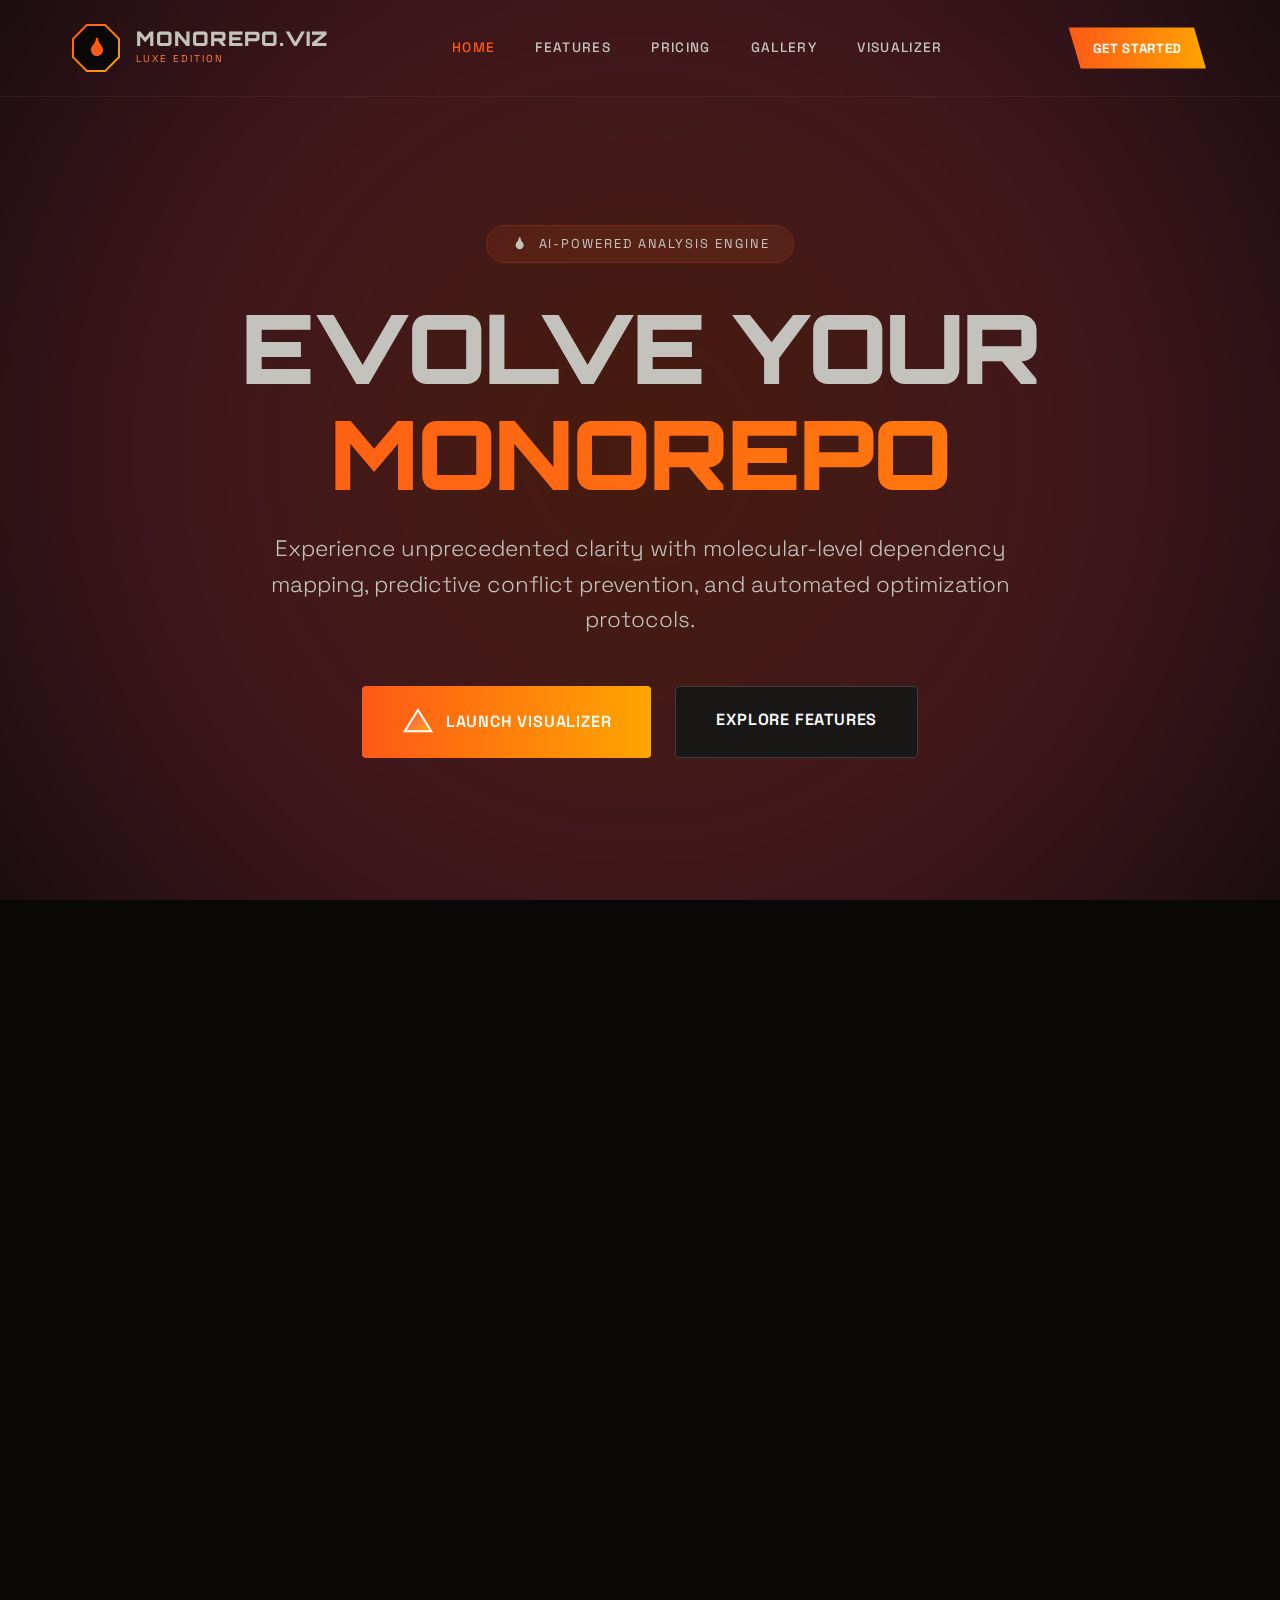
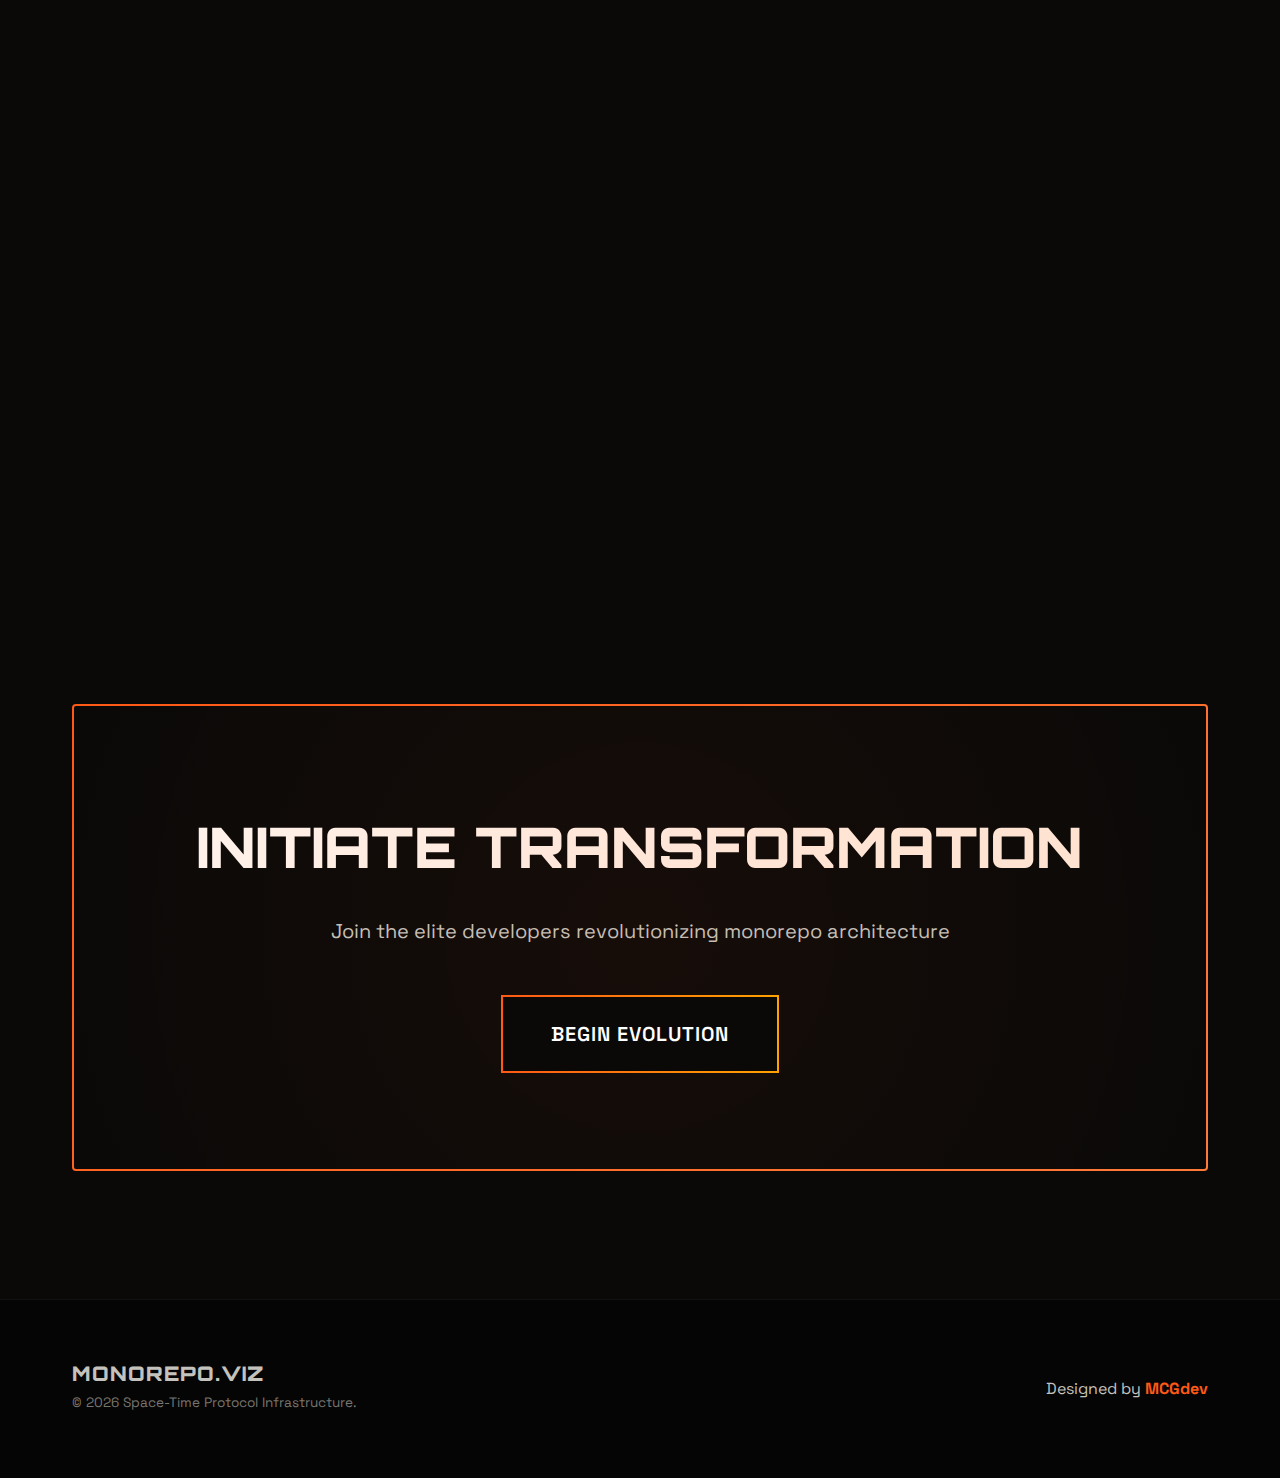
<file: index.html>
<!DOCTYPE html>
<html lang="en">

<head>
  <meta charset="UTF-8">
  <meta name="viewport" content="width=device-width, initial-scale=1.0">
  <title>MONOREPO.VIZ | Luxe Edition</title>
  <link rel="icon" type="image/png" href="favicon.png">
  <meta property="og:image" content="og-image.png">
  <meta property="og:title" content="MONOREPO.VIZ | Luxe Edition">
  <meta name="description"
    content="AI-Powered Monorepo Analysis Engine for elite developers. Experience molecular-level dependency mapping.">

  <!-- Fonts -->
  <link rel="preconnect" href="https://fonts.googleapis.com">
  <link rel="preconnect" href="https://fonts.gstatic.com" crossorigin>
  <link
    href="https://fonts.googleapis.com/css2?family=JetBrains+Mono:wght@400;700&family=Orbitron:wght@400;700;900&family=Space+Grotesk:wght@300;400;500;600;700&display=swap"
    rel="stylesheet">

  <link rel="stylesheet" href="style.css">
</head>

<body>
  <div class="app-container">
    <!-- Animated Background -->
    <div class="animated-bg">
      <div class="lava-blob"></div>
    </div>

    <!-- Navigation -->
    <nav class="navbar">
      <div class="nav-content max-width">
        <div class="logo-container">
          <div class="hexagon-logo">
            <div class="shimmer-overlay"></div>
            <div class="logo-inner">
              <svg viewBox="0 0 24 24" class="icon flame-icon" fill="currentColor">
                <path d="M12 2c-.5 3-1 5-3 7-1.5 1.5-2 3-2 5 0 3.3 2.7 6 6 6s6-2.7 6-6c0-2-1-3.5-2-5-2-2-2.5-4-3-7z" />
                <path
                  d="M12 16c-1.1 0-2-.9-2-2 0-.8.4-1.3 1-2 .3-.3.5-.7.7-1 .2.3.4.7.7 1 .6.7 1 1.2 1 2 0 1.1-.9 2-2 2z"
                  opacity="0.3" />
              </svg>
            </div>
          </div>
          <div class="logo-text">
            <div class="main-title">MONOREPO.VIZ</div>
            <div class="sub-title">LUXE EDITION</div>
          </div>
        </div>

        <div class="nav-links">
          <a href="index.html" style="color: var(--primary-color);">HOME</a>
          <a href="features.html">FEATURES</a>
          <a href="pricing.html">PRICING</a>
          <a href="gallery.html">GALLERY</a>
          <a href="visualizer.html">VISUALIZER</a>
        </div>

        <button class="btn btn-primary diagonal-clip">
          <span class="btn-glow"></span>
          <span class="btn-text">GET STARTED</span>
        </button>
      </div>
    </nav>

    <!-- Hero Section -->
    <section class="hero">
      <div class="max-width">
        <div class="hero-content">
          <div class="badge">
            <div class="badge-bg"></div>
            <svg viewBox="0 0 24 24" class="icon-sm flame-icon" fill="currentColor">
              <path d="M12 2c-.5 3-1 5-3 7-1.5 1.5-2 3-2 5 0 3.3 2.7 6 6 6s6-2.7 6-6c0-2-1-3.5-2-5-2-2-2.5-4-3-7z" />
            </svg>
            <span>AI-POWERED ANALYSIS ENGINE</span>
          </div>

          <h1 class="hero-title">
            <span class="text-white">EVOLVE YOUR</span>
            <span class="text-gradient">MONOREPO</span>
          </h1>

          <p class="hero-desc">
            Experience unprecedented clarity with molecular-level dependency mapping,
            predictive conflict prevention, and automated optimization protocols.
          </p>

          <div class="hero-actions">
            <a href="visualizer.html" class="btn btn-large btn-gradient" style="text-decoration: none;">
              <svg viewBox="0 0 24 24" class="icon-md">
                <defs>
                  <linearGradient id="prism-grad" x1="0%" y1="0%" x2="100%" y2="100%">
                    <stop offset="0%" stop-color="#FF5916" />
                    <stop offset="50%" stop-color="#FF7A38" />
                    <stop offset="100%" stop-color="#FFA500" />
                  </linearGradient>
                </defs>
                <path d="M12 3 L22 19 L2 19 Z" stroke="currentColor" fill="url(#prism-grad)" stroke-width="1.5" />
              </svg>
              <span>LAUNCH VISUALIZER</span>
            </a>
            <a href="features.html" class="btn btn-large btn-outline" style="text-decoration: none;">
              <span>EXPLORE FEATURES</span>
            </a>
          </div>
        </div>

        <!-- Stats Grid -->
        <div class="stats-grid">
          <div class="stat-card">
            <div class="stat-card-glow"></div>
            <div class="stat-icon-wrap">
              <svg viewBox="0 0 24 24" class="icon-lg" fill="none" stroke="currentColor" stroke-width="1.5">
                <polygon points="12,2 20,7 20,17 12,22 4,17 4,7" />
                <circle cx="12" cy="12" r="2" fill="currentColor" />
                <line x1="12" y1="2" x2="12" y2="10" opacity="0.5" />
                <line x1="12" y1="14" x2="12" y2="22" opacity="0.5" />
              </svg>
            </div>
            <div class="stat-value">47%</div>
            <div class="stat-label">BUILD ACCELERATION</div>
          </div>
          <div class="stat-card">
            <div class="stat-card-glow"></div>
            <div class="stat-icon-wrap">
              <svg viewBox="0 0 24 24" class="icon-lg" fill="none" stroke="currentColor" stroke-width="1.5">
                <circle cx="12" cy="12" r="2" fill="currentColor" />
                <ellipse cx="12" cy="12" rx="10" ry="4" opacity="0.7" />
                <ellipse cx="12" cy="12" rx="10" ry="4" opacity="0.7" transform="rotate(60 12 12)" />
              </svg>
            </div>
            <div class="stat-value">92%</div>
            <div class="stat-label">CONFLICT PREVENTION</div>
          </div>
          <div class="stat-card">
            <div class="stat-card-glow"></div>
            <div class="stat-icon-wrap">
              <svg viewBox="0 0 24 24" class="icon-lg">
                <path d="M12 3 L22 19 L2 19 Z" stroke="currentColor" fill="none" stroke-width="1.5" />
              </svg>
            </div>
            <div class="stat-value">15K+</div>
            <div class="stat-label">FILES ANALYZED</div>
          </div>
          <div class="stat-card">
            <div class="stat-card-glow"></div>
            <div class="stat-icon-wrap">
              <svg viewBox="0 0 24 24" class="icon-lg" fill="currentColor">
                <path d="M12 2c-.5 3-1 5-3 7-1.5 1.5-2 3-2 5 0 3.3 2.7 6 6 6s6-2.7 6-6c0-2-1-3.5-2-5-2-2-2.5-4-3-7z" />
              </svg>
            </div>
            <div class="stat-value">4.9</div>
            <div class="stat-label">RATING</div>
          </div>
        </div>
      </div>
    </section>

    <!-- Features Section -->
    <section id="features" class="features">
      <div class="max-width">
        <div class="section-header">
          <h2 class="section-title">QUANTUM FEATURES</h2>
          <p class="section-desc">Next-generation capabilities engineered for precision</p>
        </div>

        <div class="features-grid">
          <div class="feature-card" style="--accent-color: #FF5916">
            <div class="feature-card-glow"></div>
            <div class="feature-icon-box gradient-1">
              <svg viewBox="0 0 24 24" class="icon-md" fill="none" stroke="currentColor" stroke-width="1.5">
                <circle cx="12" cy="12" r="2" fill="currentColor" />
                <ellipse cx="12" cy="12" rx="10" ry="4" opacity="0.7" />
                <ellipse cx="12" cy="12" rx="10" ry="4" opacity="0.7" transform="rotate(60 12 12)" />
              </svg>
            </div>
            <h3 class="feature-title">MOLECULAR MAPPING</h3>
            <p class="feature-text">Navigate your codebase at the atomic level with 3D force-directed graphs</p>
          </div>
          <div class="feature-card" style="--accent-color: #FF7A38">
            <div class="feature-card-glow"></div>
            <div class="feature-icon-box gradient-2">
              <svg viewBox="0 0 24 24" class="icon-md">
                <path d="M12 3 L22 19 L2 19 Z" stroke="currentColor" fill="none" stroke-width="1.5" />
              </svg>
            </div>
            <h3 class="feature-title">BLAST RADIUS</h3>
            <p class="feature-text">Predictive impact analysis before you commit a single line of code</p>
          </div>
          <div class="feature-card" style="--accent-color: #FFA500">
            <div class="feature-card-glow"></div>
            <div class="feature-icon-box gradient-3">
              <svg viewBox="0 0 24 24" class="icon-md" fill="none" stroke="currentColor" stroke-width="1.5">
                <polygon points="12,2 20,7 20,17 12,22 4,17 4,7" />
                <circle cx="12" cy="12" r="2" fill="currentColor" />
              </svg>
            </div>
            <h3 class="feature-title">NEURAL OPTIMIZATION</h3>
            <p class="feature-text">AI-powered build optimization delivering 47% faster compilation</p>
          </div>
          <div class="feature-card" style="--accent-color: #FF4D56">
            <div class="feature-card-glow"></div>
            <div class="feature-icon-box gradient-4">
              <svg viewBox="0 0 24 24" class="icon-md" fill="currentColor">
                <path d="M12 2c-.5 3-1 5-3 7-1.5 1.5-2 3-2 5 0 3.3 2.7 6 6 6s6-2.7 6-6c0-2-1-3.5-2-5-2-2-2.5-4-3-7z" />
              </svg>
            </div>
            <h3 class="feature-title">CONFLICT ORACLE</h3>
            <p class="feature-text">Machine learning predicts merge conflicts 92% accuracy rate</p>
          </div>
          <div class="feature-card" style="--accent-color: #E64663">
            <div class="feature-card-glow"></div>
            <div class="feature-icon-box gradient-5">
              <svg viewBox="0 0 24 24" class="icon-md" fill="none" stroke="currentColor" stroke-width="1.5">
                <circle cx="12" cy="12" r="2" fill="currentColor" />
                <ellipse cx="12" cy="12" rx="10" ry="4" opacity="0.7" />
                <ellipse cx="12" cy="12" rx="10" ry="4" opacity="0.7" transform="rotate(120 12 12)" />
              </svg>
            </div>
            <h3 class="feature-title">THERMAL ANALYSIS</h3>
            <p class="feature-text">Real-time heat mapping reveals hot zones and performance bottlenecks</p>
          </div>
          <div class="feature-card" style="--accent-color: #FFA500">
            <div class="feature-card-glow"></div>
            <div class="feature-icon-box gradient-6">
              <svg viewBox="0 0 24 24" class="icon-md">
                <path d="M12 3 L22 19 L2 19 Z" stroke="currentColor" fill="none" stroke-width="1.5" />
              </svg>
            </div>
            <h3 class="feature-title">QUANTUM CACHE</h3>
            <p class="feature-text">Distributed caching layer accelerates analysis by 10x</p>
          </div>
        </div>
      </div>
    </section>

    <!-- CTA Section -->
    <section class="cta">
      <div class="max-width">
        <div class="cta-banner">
          <div class="cta-lava"></div>
          <div class="cta-inner">
            <h2 class="cta-title">INITIATE TRANSFORMATION</h2>
            <p class="cta-desc">Join the elite developers revolutionizing monorepo architecture</p>
            <button class="btn btn-primary btn-xl">
              <span class="btn-glow"></span>
              <span class="btn-text">BEGIN EVOLUTION</span>
            </button>
          </div>
        </div>
      </div>
    </section>

    <!-- Footer -->
    <footer class="footer">
      <div class="max-width footer-content">
        <div class="footer-left">
          <div class="logo-text">
            <div class="main-title">MONOREPO.VIZ</div>
          </div>
          <p>&copy; 2026 Space-Time Protocol Infrastructure.</p>
        </div>
        <div class="footer-right">
          <p>Designed by <a href="https://mcgdevportfolio.pages.dev" target="_blank" class="mcg-link">MCGdev</a></p>
        </div>
      </div>
    </footer>
  </div>

  <script src="app.js"></script>
</body>

</html>
</file>
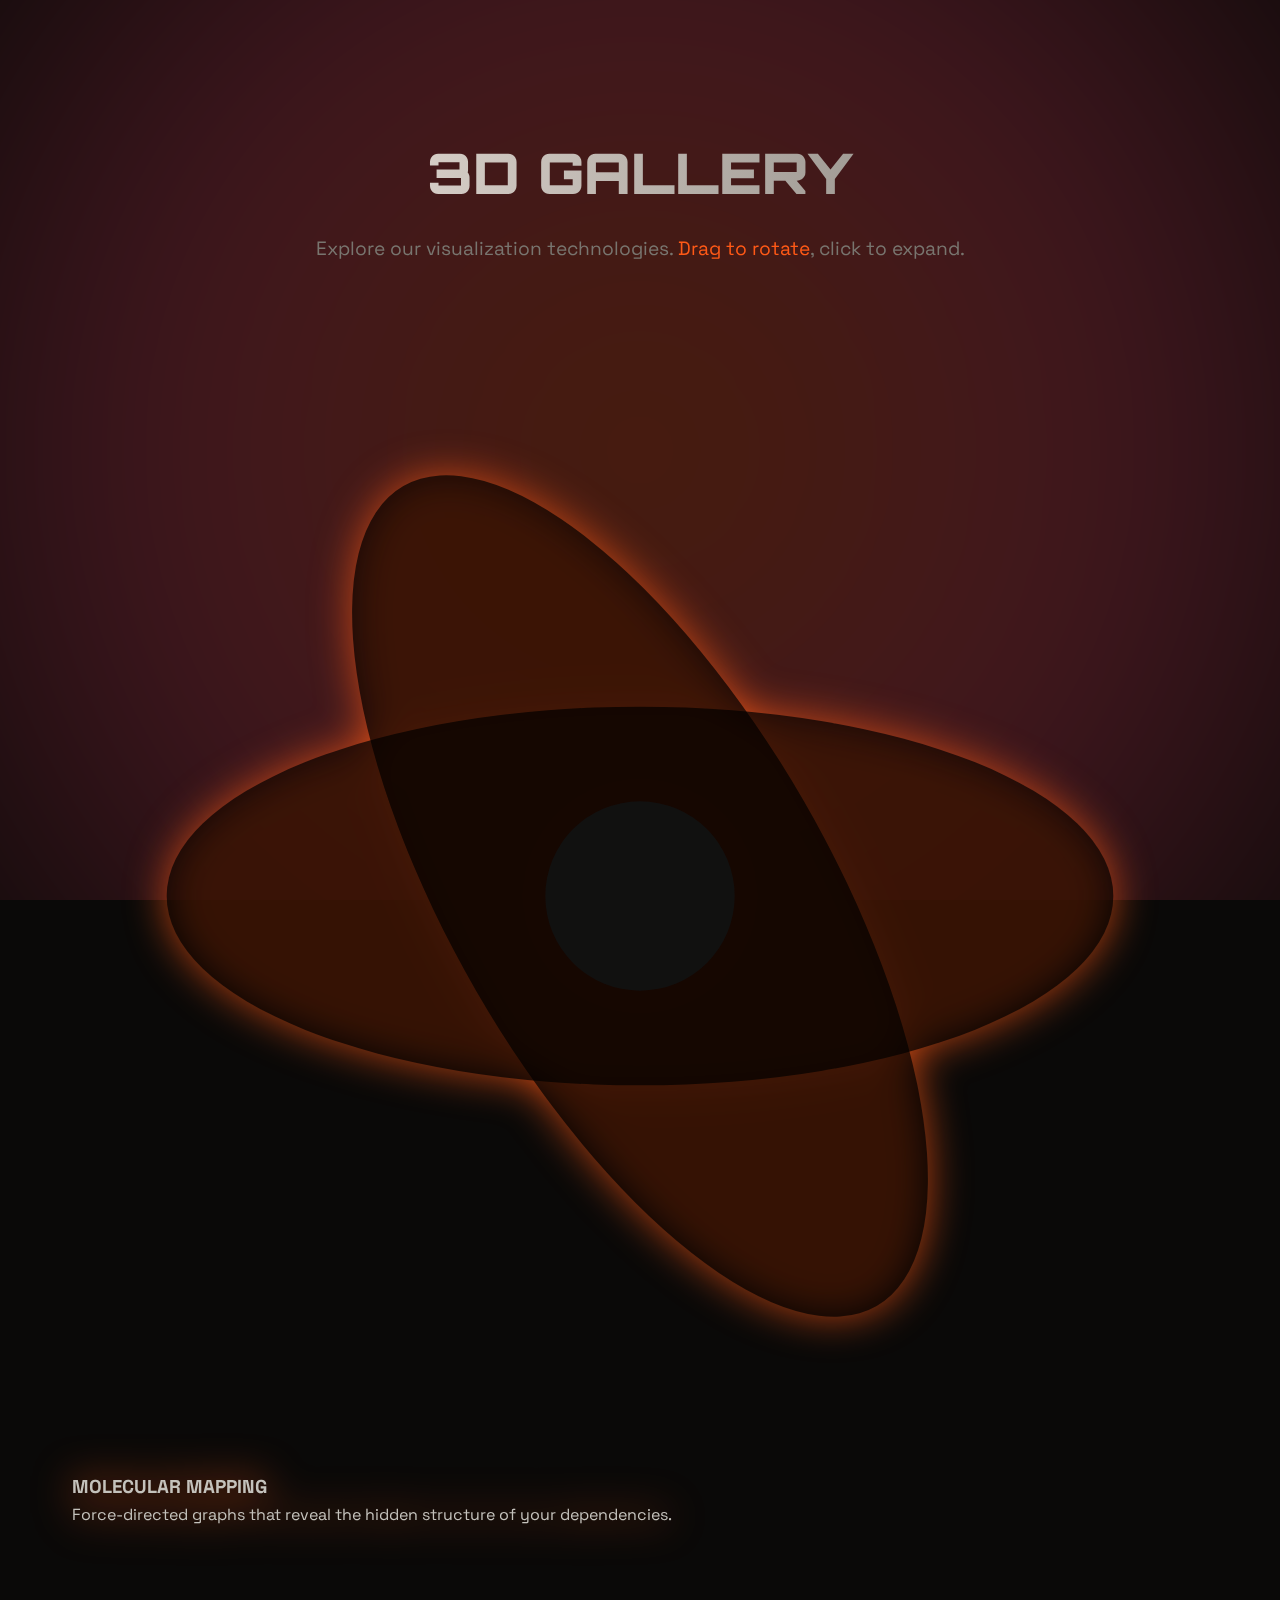
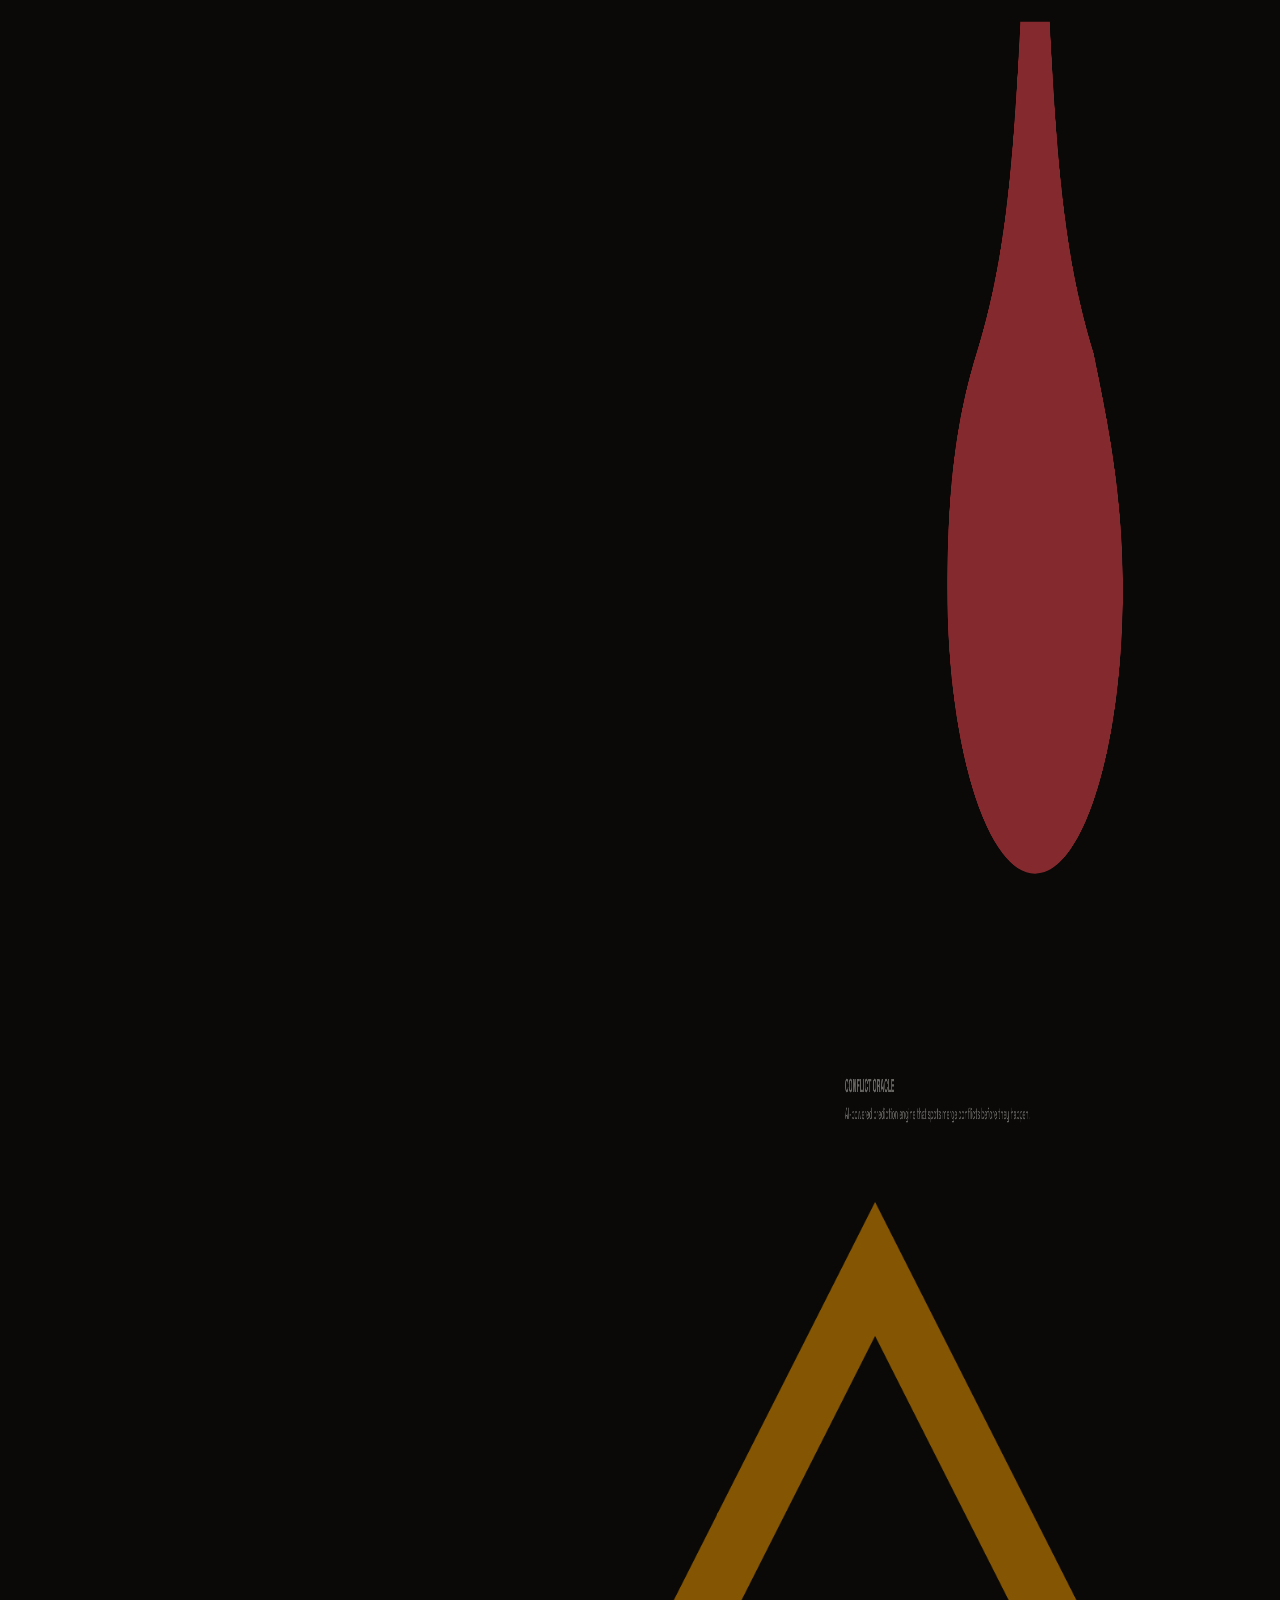
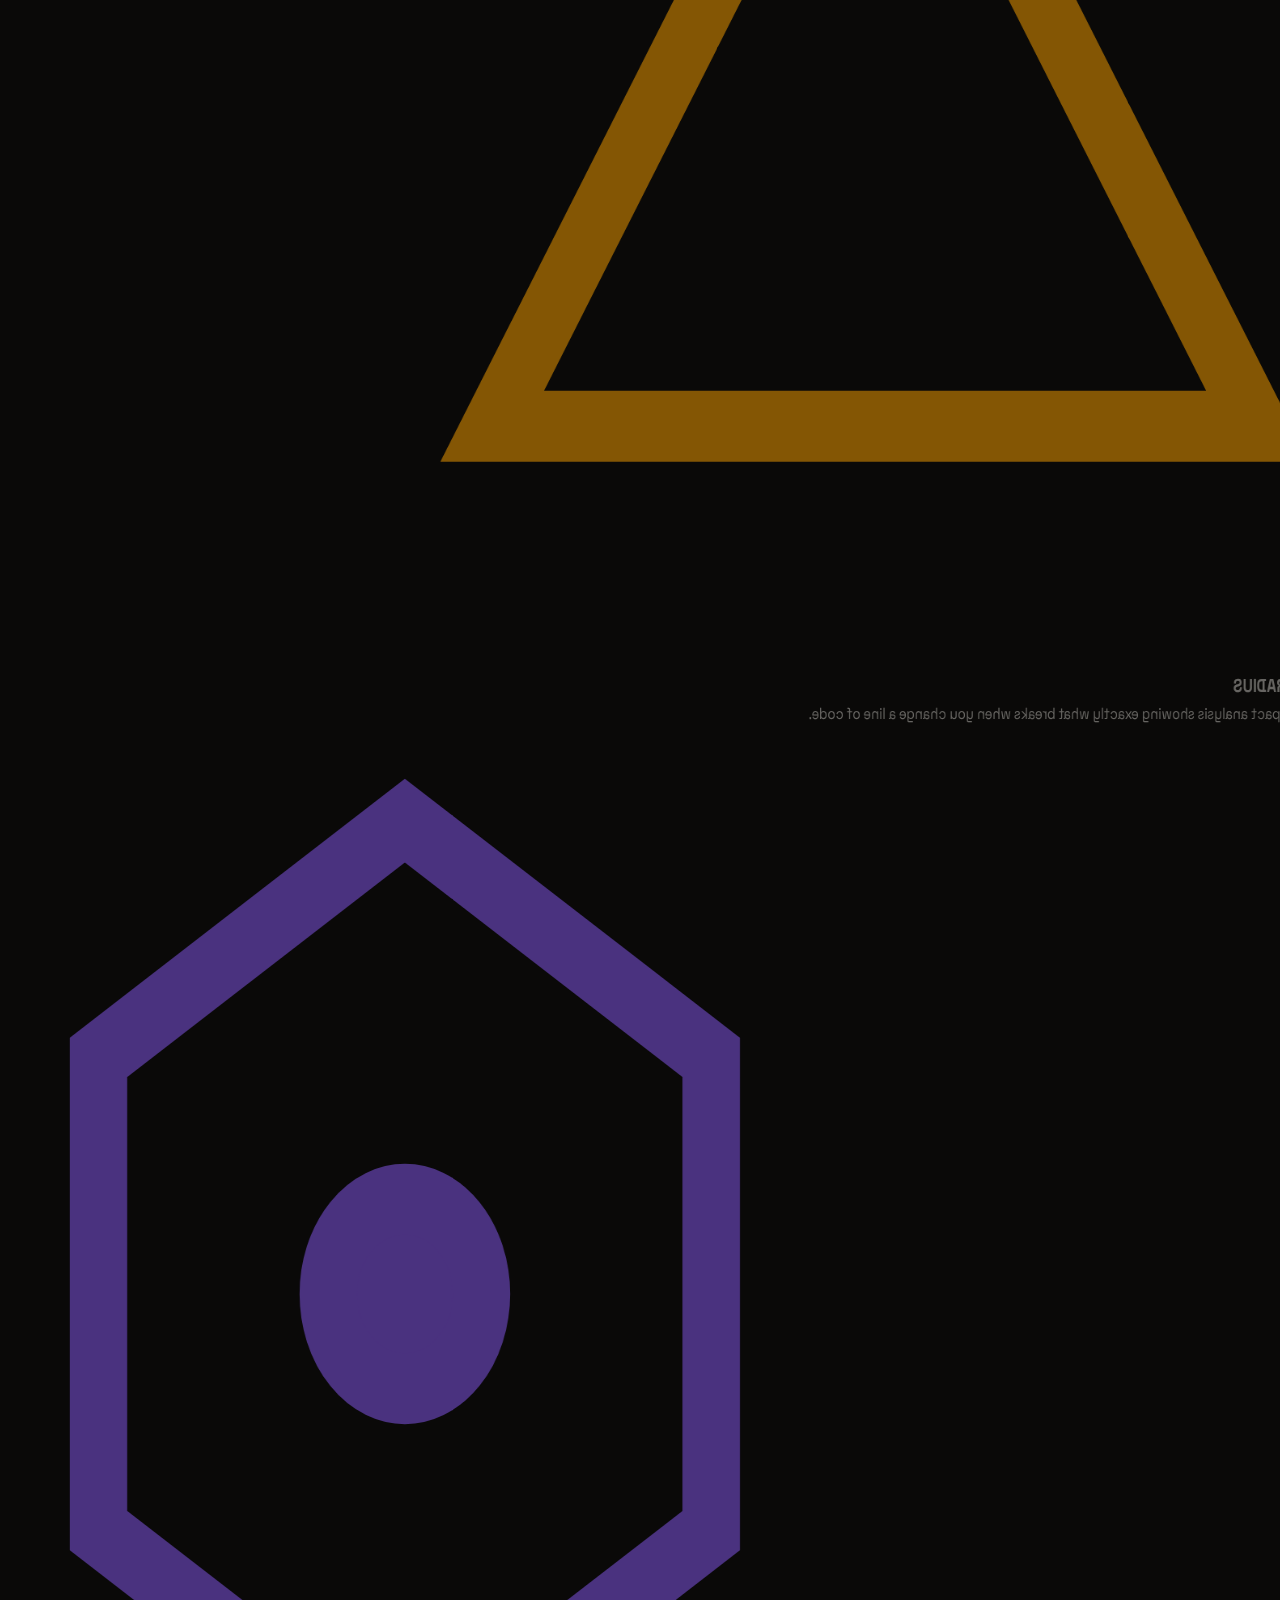
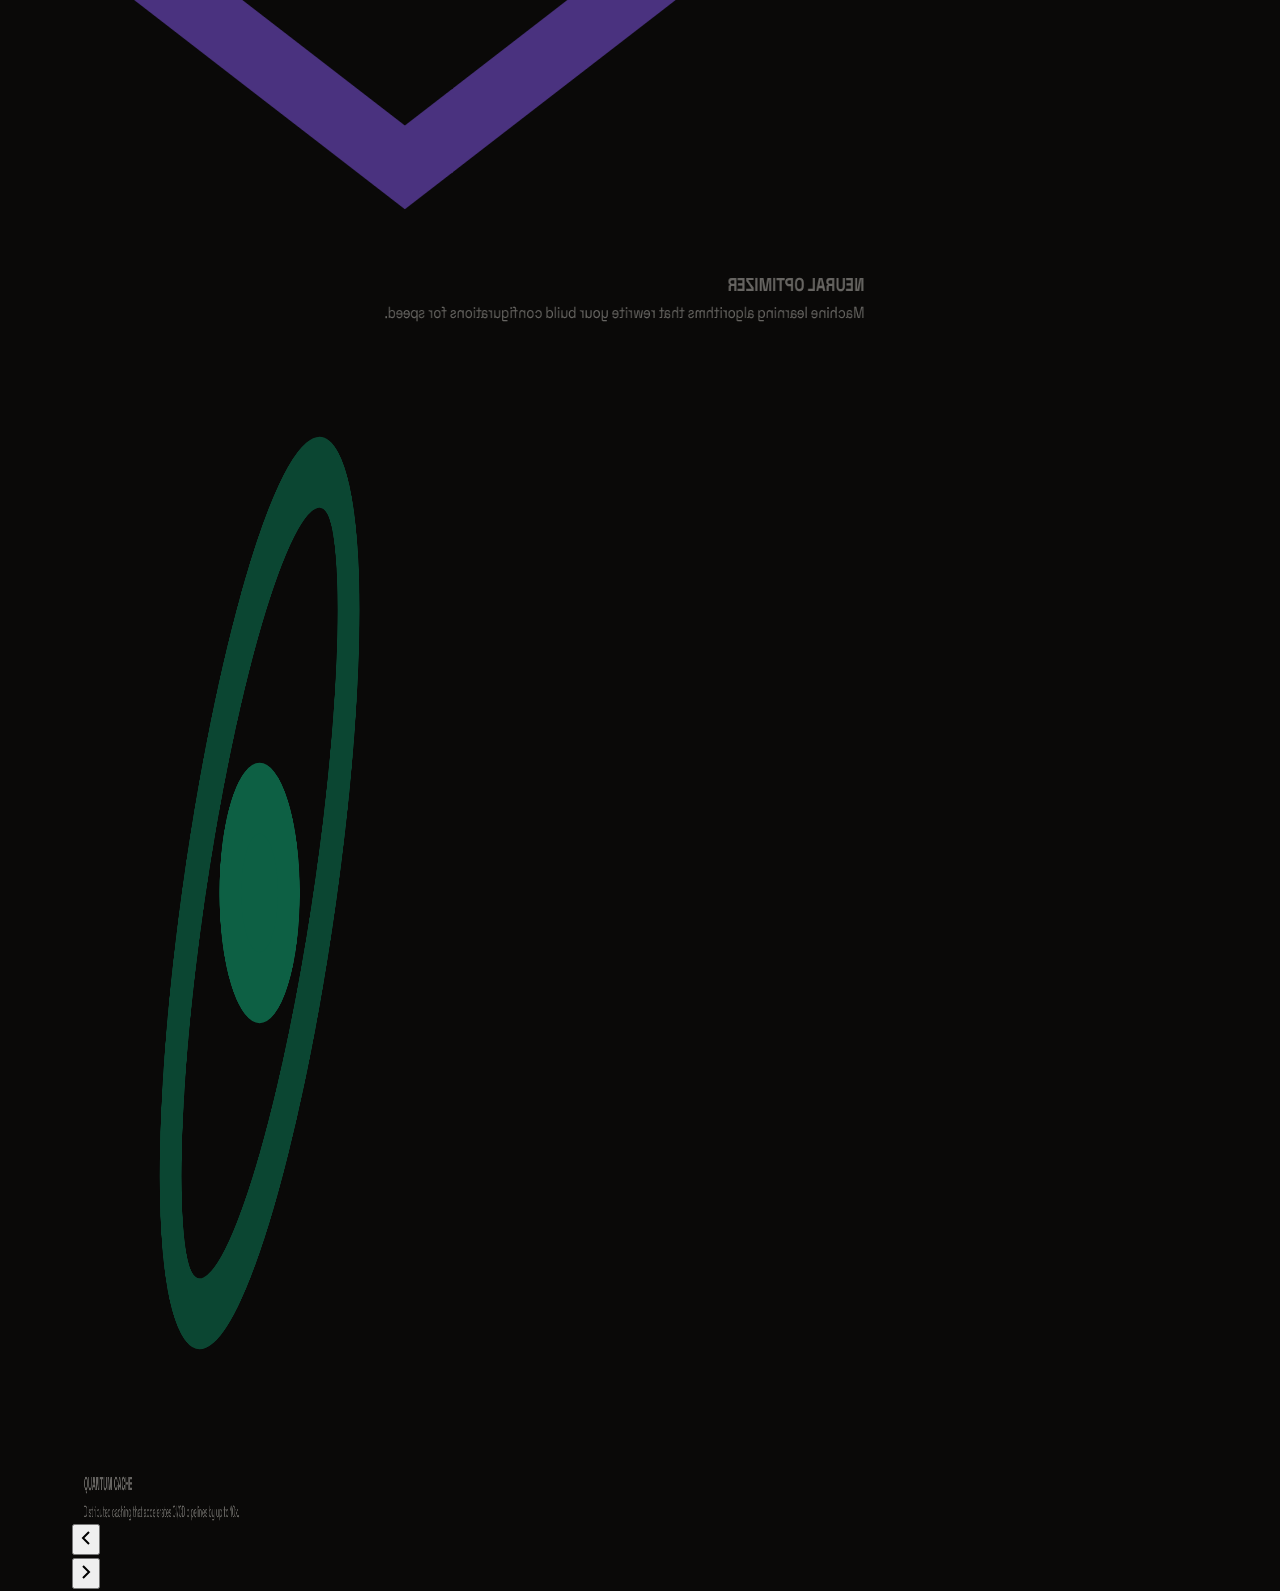
<file: gallery.html>
<!DOCTYPE html>
<html lang="en">

<head>
  <meta charset="UTF-8">
  <meta name="viewport" content="width=device-width, initial-scale=1.0">
  <title>3D Architecture Gallery | Monorepo Visualizer Premium</title>
  <link rel="icon" type="image/png" href="favicon.png">
  <meta property="og:image" content="og-image.png">
  <meta property="og:title" content="3D Architecture Gallery | Monorepo Visualizer Premium">
  <meta name="description"
    content="Explore our visualization technologies in a stunning 3D gallery. Discover Molecular Mapping, Conflict Oracle, and more.">

  <!-- Fonts -->
  <link rel="preconnect" href="https://fonts.googleapis.com">
  <link rel="preconnect" href="https://fonts.gstatic.com" crossorigin>
  <link
    href="https://fonts.googleapis.com/css2?family=Orbitron:wght@400;500;600;700;800;900&family=Space+Grotesk:wght@300;400;500;600;700&display=swap"
    rel="stylesheet">

  <!-- Styles -->
  <link rel="stylesheet" href="style.css">
  <style>
    /* Carousel Specific Styles */
    .gallery-container-wrapper {
      position: relative;
      height: 600px;
      display: flex;
      align-items: center;
      justify-content: center;
      perspective: 1200px;
      margin: 4rem 0;
      overflow: visible;
    }

    .gallery-carousel {
      position: absolute;
      inset: 0;
      display: flex;
      align-items: center;
      justify-content: center;
      transform-style: preserve-3d;
    }

    .gallery-card {
      position: absolute;
      width: 320px;
      height: 420px;
      transition: all 0.7s cubic-bezier(0.25, 1, 0.5, 1);
      transform-style: preserve-3d;
      cursor: pointer;
    }

    .card-border {
      width: 100%;
      height: 100%;
      border-radius: 16px;
      padding: 2px;
      background: linear-gradient(to bottom right, var(--color-from), var(--color-to));
      box-shadow: 0 0 30px rgba(0, 0, 0, 0.5);
    }

    .card-content {
      width: 100%;
      height: 100%;
      background: rgba(10, 9, 8, 0.95);
      backdrop-filter: blur(20px);
      border-radius: 14px;
      padding: 32px;
      display: flex;
      flex-direction: column;
      align-items: center;
      justify-content: center;
      text-align: center;
      border: 1px solid rgba(255, 255, 255, 0.1);
    }

    .card-icon {
      width: 80px;
      height: 80px;
      margin-bottom: 24px;
      color: var(--text-white);
      filter: drop-shadow(0 0 10px rgba(255, 255, 255, 0.3));
    }

    .card-title {
      font-family: var(--font-display);
      font-size: 1.5rem;
      font-weight: 700;
      margin-bottom: 12px;
      color: var(--text-white);
      text-transform: uppercase;
      letter-spacing: 0.05em;
    }

    .card-desc {
      font-family: var(--font-body);
      font-size: 0.9rem;
      color: var(--text-dim);
      line-height: 1.6;
    }

    .nav-button {
      position: absolute;
      z-index: 30;
      padding: 16px;
      background: rgba(255, 255, 255, 0.05);
      border: 1px solid var(--border-color);
      border-radius: 50%;
      cursor: pointer;
      transition: all 0.3s ease;
      color: var(--text-white);
      display: flex;
      align-items: center;
      justify-content: center;
    }

    .nav-button:hover {
      background: var(--primary-color);
      border-color: var(--primary-color);
      transform: scale(1.1);
      box-shadow: 0 0 20px var(--primary-color-dim);
    }

    .nav-button svg {
      width: 24px;
      height: 24px;
    }

    .nav-button.prev {
      left: 20px;
    }

    .nav-button.next {
      right: 20px;
    }

    .indicators {
      margin-top: 2rem;
      text-align: center;
      display: flex;
      flex-direction: column;
      align-items: center;
      gap: 1rem;
    }

    .dots {
      display: flex;
      align-items: center;
      justify-content: center;
      gap: 8px;
    }

    .dot {
      height: 6px;
      border-radius: 999px;
      background: var(--text-dim);
      border: none;
      cursor: pointer;
      transition: all 0.3s;
      width: 6px;
      padding: 0;
    }

    .dot.active {
      background: var(--primary-color);
      width: 24px;
      box-shadow: 0 0 10px var(--primary-color-dim);
    }

    .counter {
      font-family: var(--font-mono);
      color: var(--text-dim);
      font-size: 0.9rem;
      letter-spacing: 0.1em;
    }

    @media (max-width: 768px) {
      .gallery-container-wrapper {
        height: 500px;
      }

      .gallery-card {
        width: 280px;
        height: 380px;
      }

      .nav-button.prev {
        left: 0;
      }

      .nav-button.next {
        right: 0;
      }
    }
  </style>
</head>

<body>
  <div class="animated-bg">
    <div class="lava-blob"></div>
  </div>

  <!-- Navigation -->
  <div id="navbar-placeholder"></div>

  <main class="max-width" style="padding-top: 8rem; min-height: 100vh;">
    <div class="section-header">
      <h1 class="section-title">3D GALLERY</h1>
      <p class="section-desc">Explore our visualization technologies. <span style="color: var(--primary-color);">Drag to
          rotate</span>, click to expand.</p>
    </div>

    <!-- 3D Carousel Container -->
    <div class="carousel-container">
      <div class="carousel-stage" id="stage">
        <!-- Panel 1 -->
        <div class="carousel-panel">
          <div class="panel-content">
            <div class="panel-visual">
              <svg viewBox="0 0 24 24" class="icon-xl">
                <circle cx="12" cy="12" r="2" fill="currentColor" />
                <ellipse cx="12" cy="12" rx="10" ry="4" opacity="0.7" />
                <ellipse cx="12" cy="12" rx="10" ry="4" opacity="0.7" transform="rotate(60 12 12)" />
              </svg>
            </div>
            <h3 class="panel-title">MOLECULAR MAPPING</h3>
            <p class="panel-desc">Force-directed graphs that reveal the hidden structure of your dependencies.</p>
          </div>
          <div class="panel-reflection"></div>
        </div>

        <!-- Panel 2 -->
        <div class="carousel-panel">
          <div class="panel-content">
            <div class="panel-visual" style="color: #FF4D56;">
              <svg viewBox="0 0 24 24" class="icon-xl">
                <path d="M12 2c-.5 3-1 5-3 7-1.5 1.5-2 3-2 5 0 3.3 2.7 6 6 6s6-2.7 6-6c0-2-1-3.5-2-5-2-2-2.5-4-3-7z"
                  fill="currentColor" />
              </svg>
            </div>
            <h3 class="panel-title">CONFLICT ORACLE</h3>
            <p class="panel-desc">AI-powered prediction engine that spots merge conflicts before they happen.</p>
          </div>
          <div class="panel-reflection"></div>
        </div>

        <!-- Panel 3 -->
        <div class="carousel-panel">
          <div class="panel-content">
            <div class="panel-visual" style="color: #FFA500;">
              <svg viewBox="0 0 24 24" class="icon-xl">
                <path d="M12 3 L22 19 L2 19 Z" stroke="currentColor" fill="none" stroke-width="1.5" />
              </svg>
            </div>
            <h3 class="panel-title">BLAST RADIUS</h3>
            <p class="panel-desc">Visual impact analysis showing exactly what breaks when you change a line of code.</p>
          </div>
          <div class="panel-reflection"></div>
        </div>

        <!-- Panel 4 -->
        <div class="carousel-panel">
          <div class="panel-content">
            <div class="panel-visual" style="color: #8B5CF6;">
              <svg viewBox="0 0 24 24" class="icon-xl" fill="none" stroke="currentColor" stroke-width="1.5">
                <polygon points="12,2 20,7 20,17 12,22 4,17 4,7" />
                <circle cx="12" cy="12" r="2" fill="currentColor" />
              </svg>
            </div>
            <h3 class="panel-title">NEURAL OPTIMIZER</h3>
            <p class="panel-desc">Machine learning algorithms that rewrite your build configurations for speed.</p>
          </div>
          <div class="panel-reflection"></div>
        </div>

        <!-- Panel 5 -->
        <div class="carousel-panel">
          <div class="panel-content">
            <div class="panel-visual" style="color: #10B981;">
              <svg viewBox="0 0 24 24" class="icon-xl" fill="none" stroke="currentColor" stroke-width="1.5">
                <circle cx="12" cy="12" r="2" fill="currentColor" />
                <ellipse cx="12" cy="12" rx="10" ry="4" opacity="0.7" transform="rotate(120 12 12)" />
              </svg>
            </div>
            <h3 class="panel-title">QUANTUM CACHE</h3>
            <p class="panel-desc">Distributed caching that accelerates CI/CD pipelines by up to 10x.</p>
          </div>
          <div class="panel-reflection"></div>
        </div>
      </div>
    </div>

    <!-- Controls -->
    <div class="carousel-controls">
      <button class="control-btn" id="prevBtn">
        <svg width="24" height="24" viewBox="0 0 24 24" fill="none" stroke="currentColor" stroke-width="2">
          <path d="M15 18l-6-6 6-6" />
        </svg>
      </button>
      <div class="progress-bar">
        <div class="progress-fill" id="progressFill"></div>
      </div>
      <button class="control-btn" id="nextBtn">
        <svg width="24" height="24" viewBox="0 0 24 24" fill="none" stroke="currentColor" stroke-width="2">
          <path d="M9 18l6-6-6-6" />
        </svg>
      </button>
    </div>

  </main>

  <!-- Footer -->
  <div id="footer-placeholder"></div>
  <script src="app.js"></script>
  <!-- Carousel Logic -->
  <script>
    const stage = document.getElementById('stage');
    const panels = document.querySelectorAll('.carousel-panel');
    const prevBtn = document.getElementById('prevBtn');
    const nextBtn = document.getElementById('nextBtn');
    const progressFill = document.getElementById('progressFill');

    let currDeg = 0;
    const panelCount = panels.length;
    const angle = 360 / panelCount;

    // Use a fixed radius for z-translate
    const zOffset = 400;

    // Initialize positions
    panels.forEach((panel, i) => {
      panel.style.transform = `rotateY(${i * angle}deg) translateZ(${zOffset}px)`;
    });

    function updateCarousel() {
      stage.style.transform = `rotateY(${currDeg}deg)`;

      // Update progress visualization (pseudo-logic)
      let normalizedDeg = Math.abs(currDeg % 360);
      let percentage = (normalizedDeg / 360) * 100;
      if (currDeg > 0) percentage = 100 - percentage;
      progressFill.style.width = percentage + '%';

      // Update visual active state
      panels.forEach((p, i) => {
        // Calculate abstract rotation alignment
        let panelRot = (i * angle) + currDeg;
        panelRot = panelRot % 360;
        // Simple visibility check logic
        if (Math.abs(panelRot) < angle / 2 || Math.abs(panelRot) > 360 - (angle / 2)) {
          p.style.opacity = '1';
          p.style.filter = 'drop-shadow(0 0 20px var(--primary-color))';
        } else {
          p.style.opacity = '0.5';
          p.style.filter = 'none';
        }
      });
    }

    nextBtn.addEventListener('click', () => {
      currDeg -= angle; // rotate 'left'
      updateCarousel();
    });

    prevBtn.addEventListener('click', () => {
      currDeg += angle; // rotate 'right'
      updateCarousel();
    });

    // Initial call
    updateCarousel();
  </script>
  <script src="app.js"></script>
</body>

</html>
</file>
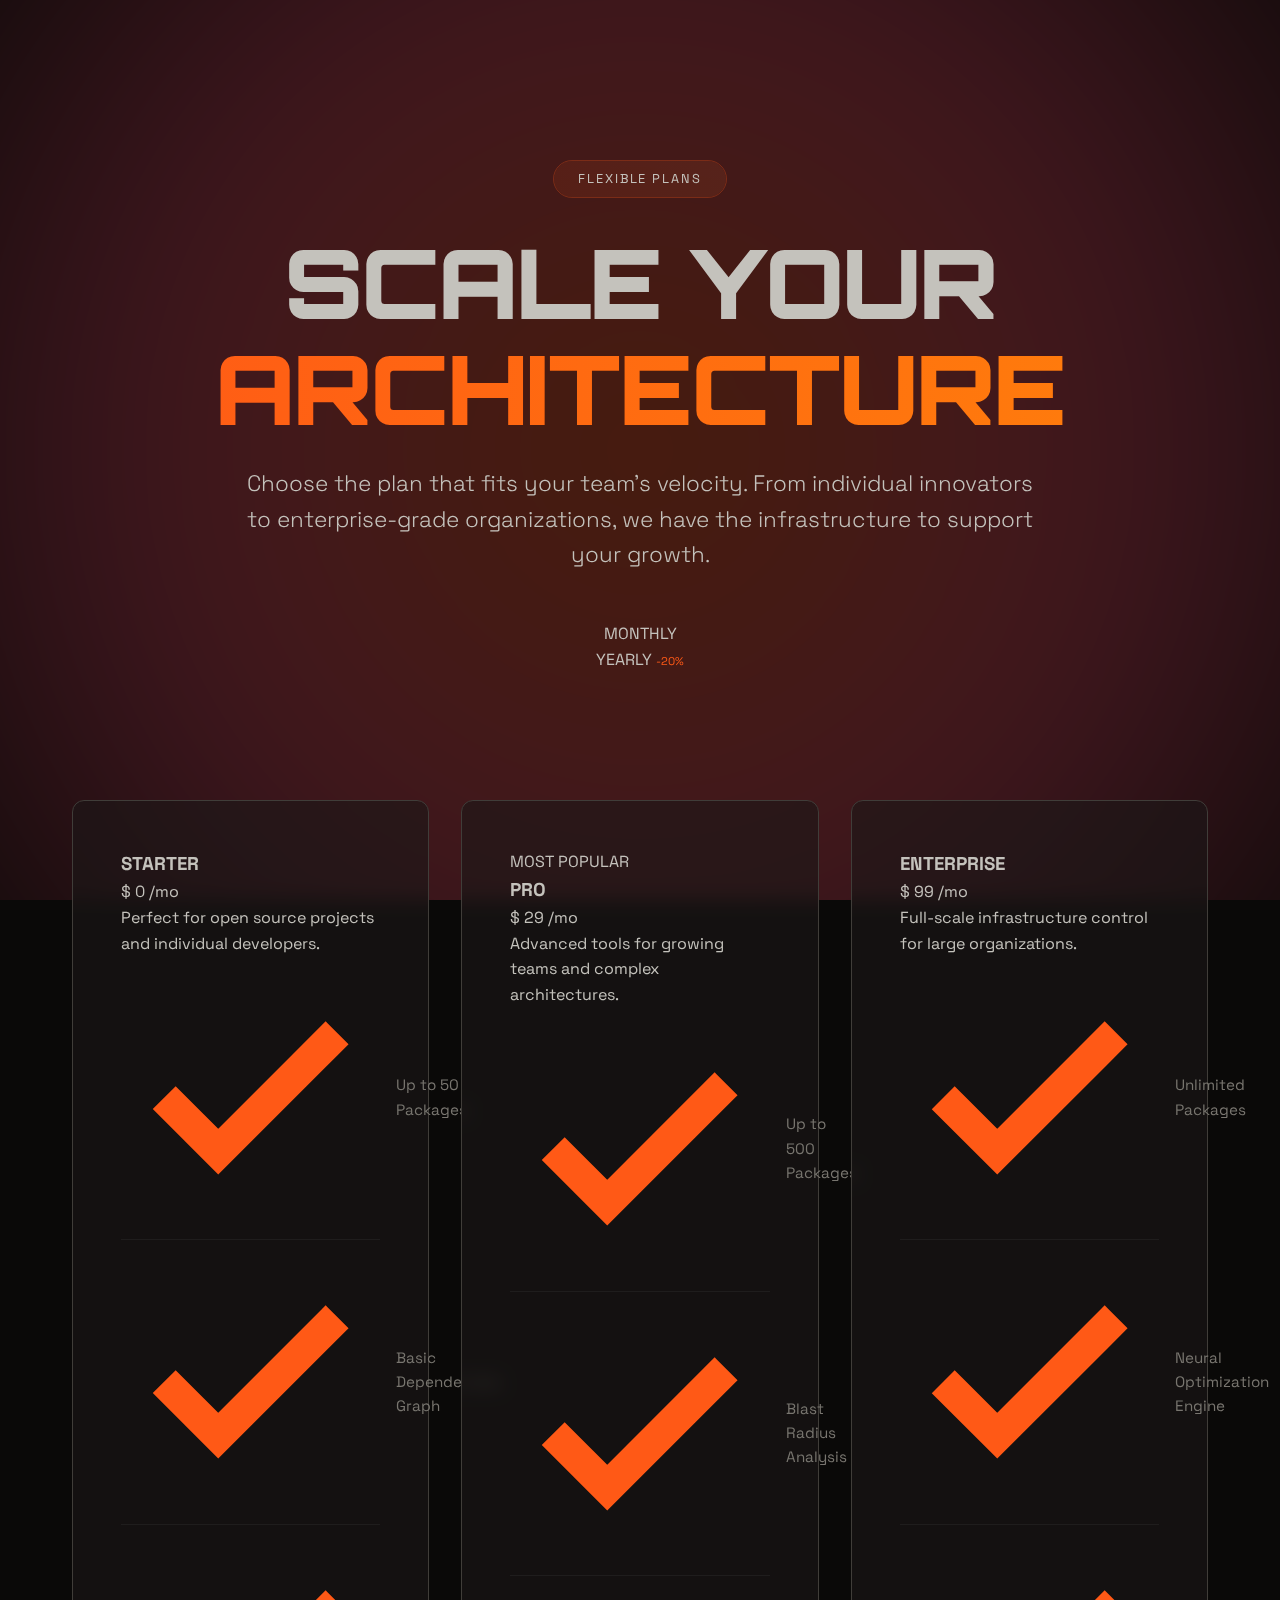
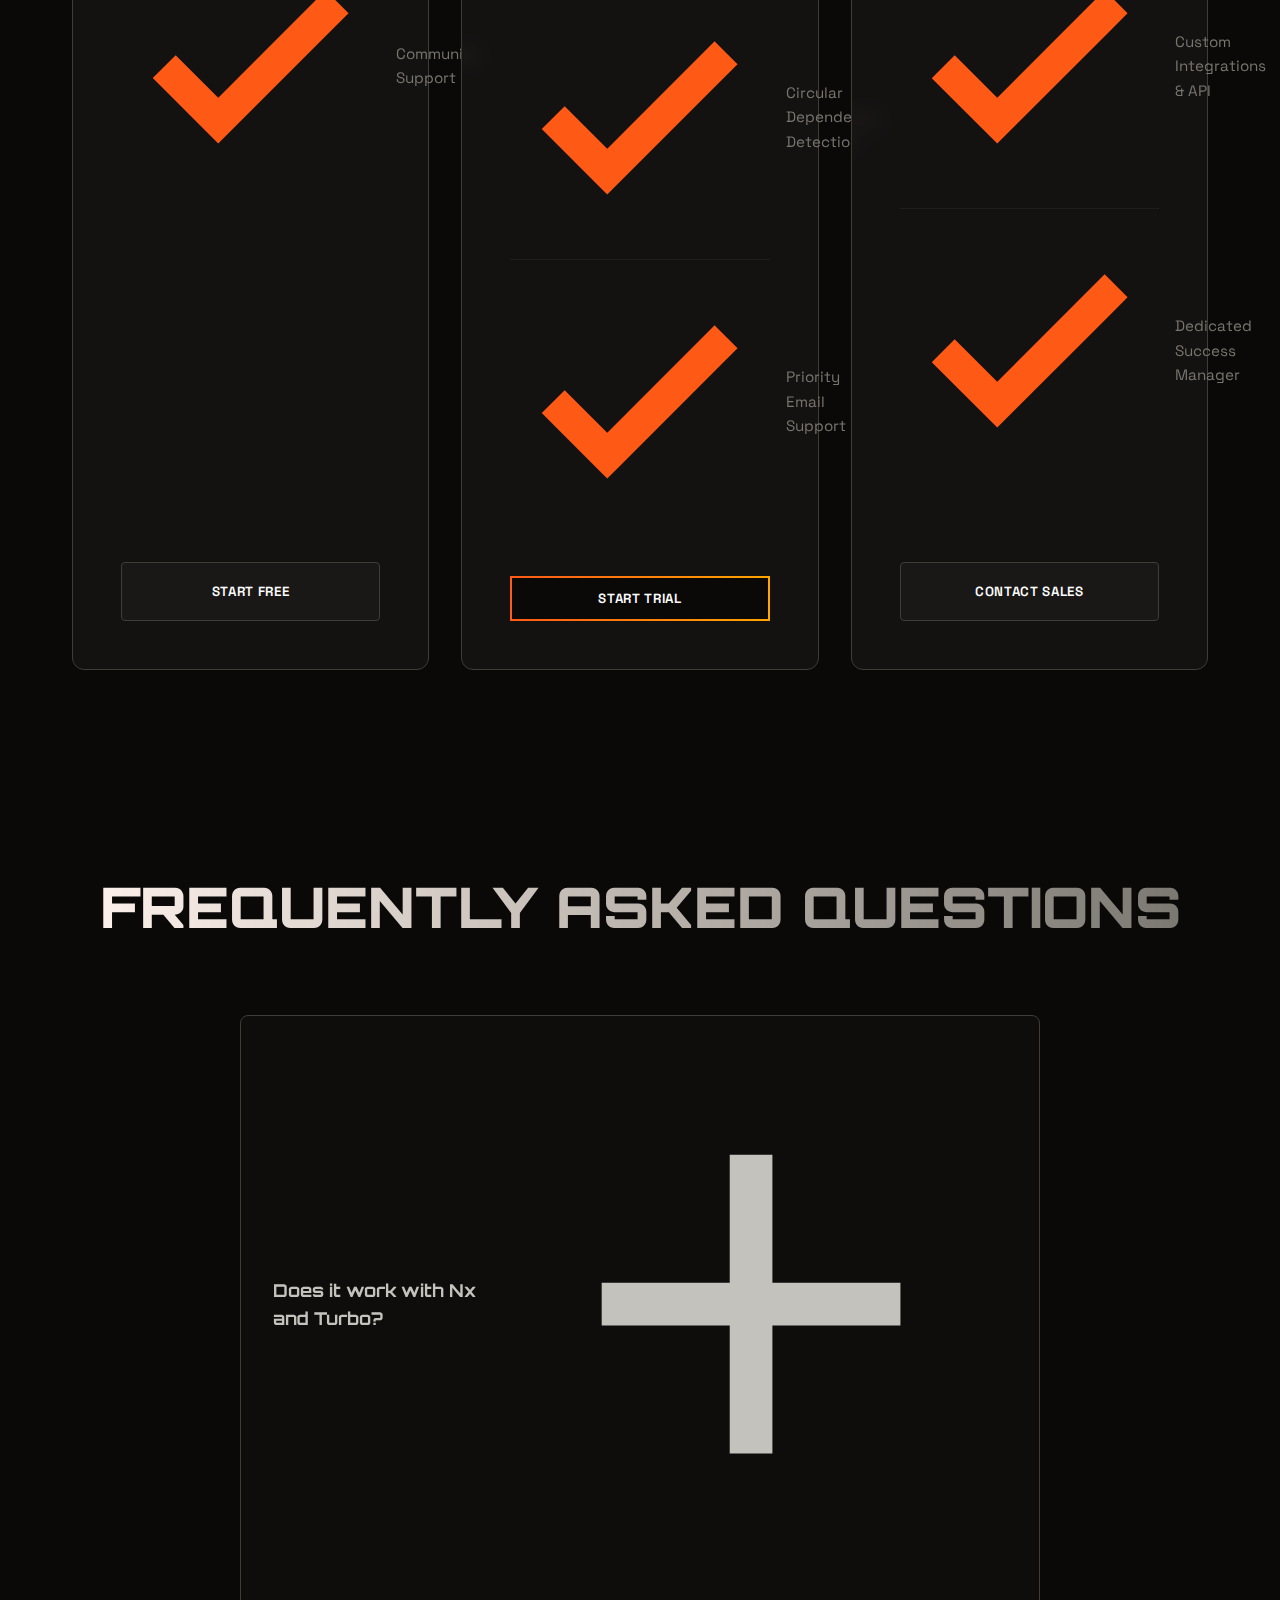
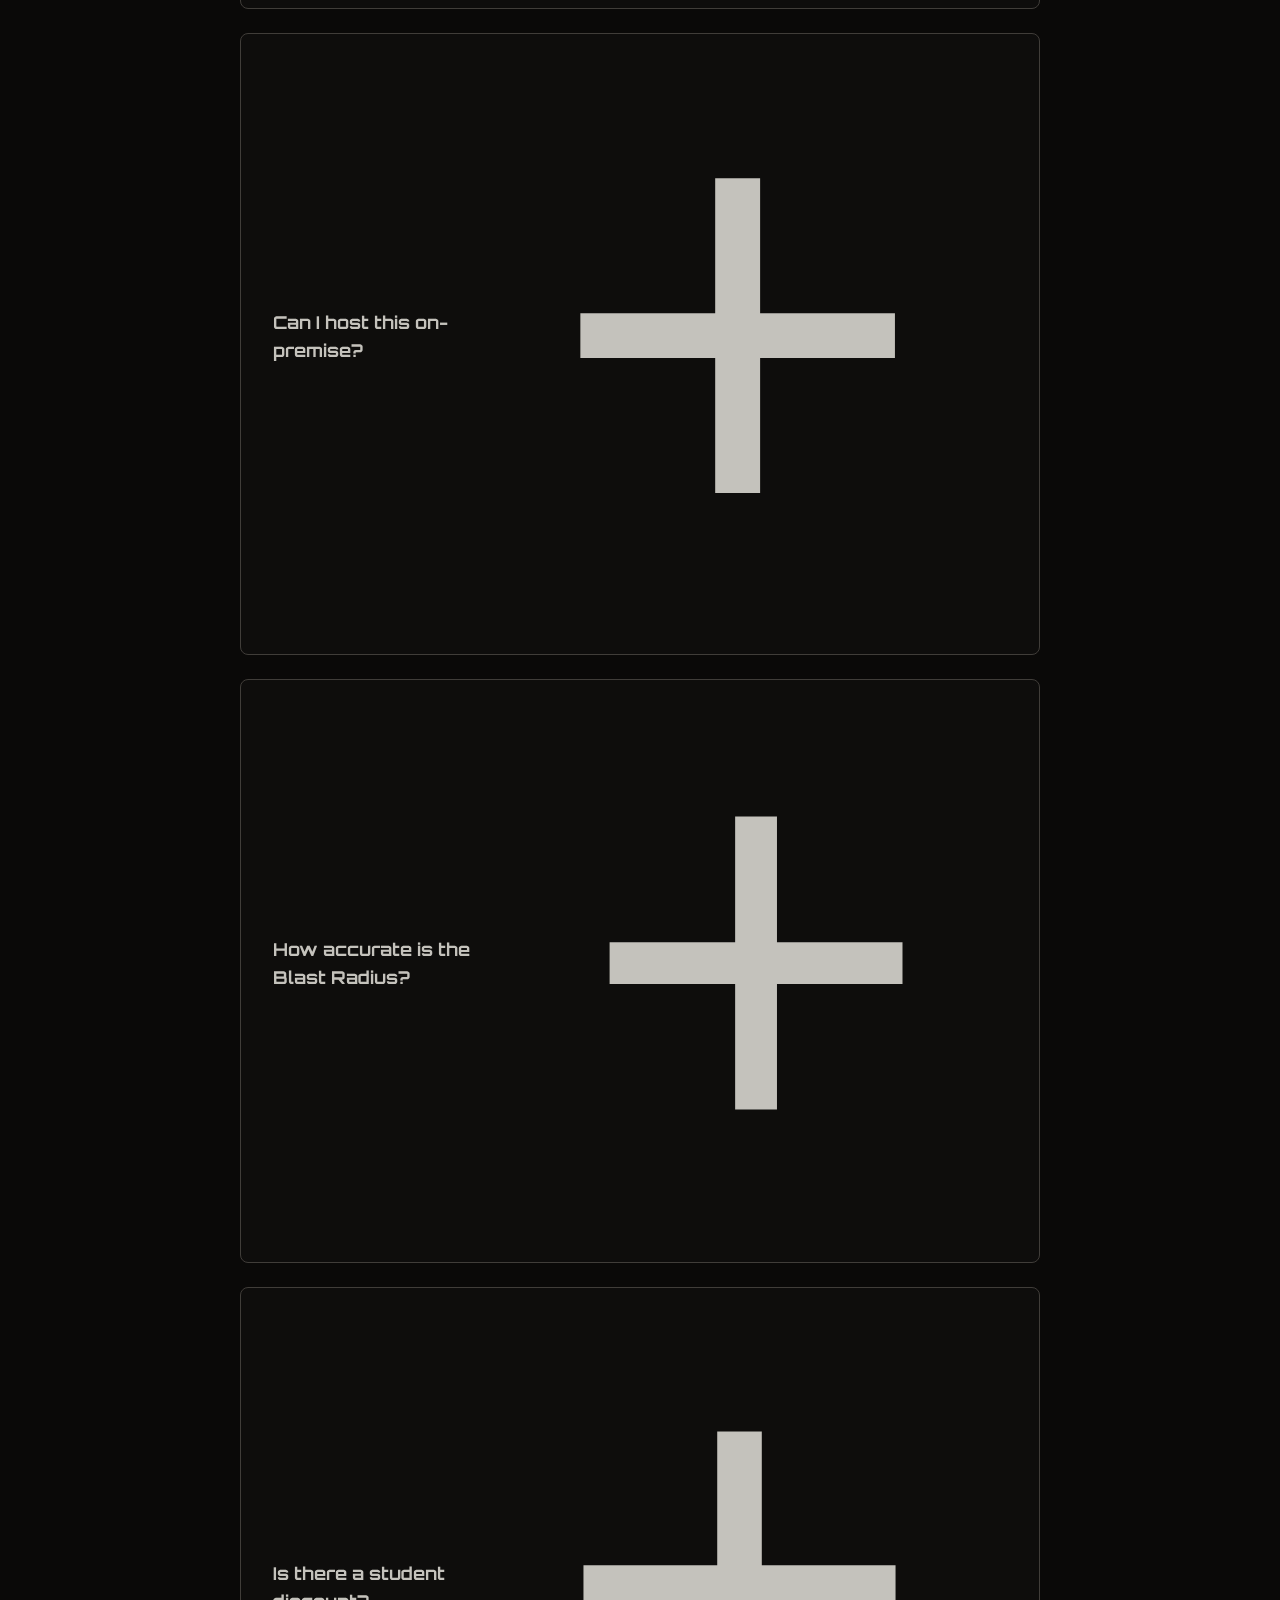
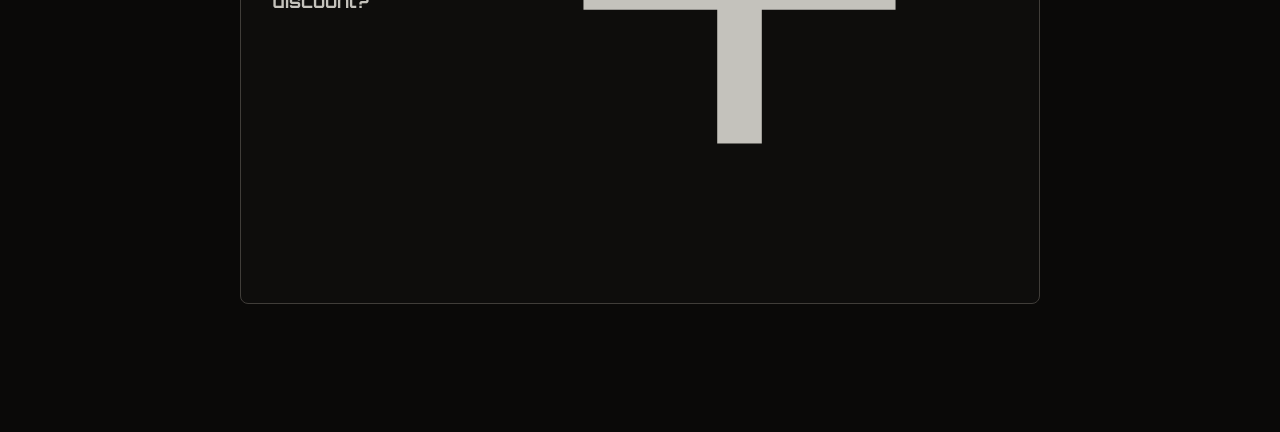
<file: pricing.html>
<!DOCTYPE html>
<html lang="en">

<head>
  <meta charset="UTF-8">
  <meta name="viewport" content="width=device-width, initial-scale=1.0">
  <title>Pricing & Plans | Monorepo Visualizer Premium</title>
  <link rel="icon" type="image/png" href="favicon.png">
  <meta property="og:image" content="og-image.png">
  <meta property="og:title" content="Pricing & Plans | Monorepo Visualizer Premium">
  <meta name="description"
    content="Choose the right plan for your team. From open source to enterprise-grade monorepo visualization and AI optimization.">

  <!-- Fonts -->
  <link rel="preconnect" href="https://fonts.googleapis.com">
  <link rel="preconnect" href="https://fonts.gstatic.com" crossorigin>
  <link
    href="https://fonts.googleapis.com/css2?family=Orbitron:wght@400;500;600;700;800;900&family=Space+Grotesk:wght@300;400;500;600;700&display=swap"
    rel="stylesheet">

  <!-- Styles -->
  <link rel="stylesheet" href="style.css">
  <link rel="stylesheet" href="pricing.css">
</head>

<body>
  <div class="animated-bg">
    <div class="lava-blob"></div>
  </div>

  <!-- Navigation -->
  <div id="navbar-placeholder"></div>

  <!-- Hero -->
  <header class="pricing-hero">
    <div class="max-width">
      <span class="badge">
        <div class="badge-bg"></div>
        FLEXIBLE PLANS
      </span>
      <h1 class="hero-title">
        SCALE YOUR <span class="text-gradient">ARCHITECTURE</span>
      </h1>
      <p class="hero-desc">
        Choose the plan that fits your team's velocity. From individual innovators to enterprise-grade organizations,
        we have the infrastructure to support your growth.
      </p>

      <!-- Toggle Switch -->
      <div class="pricing-toggle-container">
        <span class="toggle-label active" id="monthlyLabel">MONTHLY</span>
        <div class="toggle-switch" id="billingToggle">
          <div class="toggle-circle"></div>
        </div>
        <span class="toggle-label" id="yearlyLabel">YEARLY <span
            style="color: var(--primary-color); font-size: 0.7em;">-20%</span></span>
      </div>
    </div>
  </header>

  <!-- Pricing Cards -->
  <main class="max-width">
    <div class="pricing-grid">
      <!-- Starter Plan -->
      <div class="pricing-card">
        <div class="card-glow"></div>
        <div class="plan-header">
          <h3 class="plan-name">STARTER</h3>
          <div class="plan-price">
            <span class="currency">$</span>
            <span class="amount" data-monthly="0" data-yearly="0">0</span>
            <span class="period">/mo</span>
          </div>
          <p class="plan-desc">Perfect for open source projects and individual developers.</p>
        </div>
        <div class="plan-features">
          <div class="feature-item">
            <svg class="check-icon" viewBox="0 0 24 24" fill="none" stroke="currentColor" stroke-width="3">
              <path d="M20 6L9 17l-5-5" />
            </svg>
            Up to 50 Packages
          </div>
          <div class="feature-item">
            <svg class="check-icon" viewBox="0 0 24 24" fill="none" stroke="currentColor" stroke-width="3">
              <path d="M20 6L9 17l-5-5" />
            </svg>
            Basic Dependencies Graph
          </div>
          <div class="feature-item">
            <svg class="check-icon" viewBox="0 0 24 24" fill="none" stroke="currentColor" stroke-width="3">
              <path d="M20 6L9 17l-5-5" />
            </svg>
            Community Support
          </div>
        </div>
        <button class="btn btn-outline full-width">START FREE</button>
      </div>

      <!-- Pro Plan -->
      <div class="pricing-card popular">
        <div class="popular-tag">MOST POPULAR</div>
        <div class="card-glow"></div>
        <div class="plan-header">
          <h3 class="plan-name">PRO</h3>
          <div class="plan-price">
            <span class="currency">$</span>
            <span class="amount" data-monthly="29" data-yearly="24">29</span>
            <span class="period">/mo</span>
          </div>
          <p class="plan-desc">Advanced tools for growing teams and complex architectures.</p>
        </div>
        <div class="plan-features">
          <div class="feature-item">
            <svg class="check-icon" viewBox="0 0 24 24" fill="none" stroke="currentColor" stroke-width="3">
              <path d="M20 6L9 17l-5-5" />
            </svg>
            Up to 500 Packages
          </div>
          <div class="feature-item">
            <svg class="check-icon" viewBox="0 0 24 24" fill="none" stroke="currentColor" stroke-width="3">
              <path d="M20 6L9 17l-5-5" />
            </svg>
            Blast Radius Analysis
          </div>
          <div class="feature-item">
            <svg class="check-icon" viewBox="0 0 24 24" fill="none" stroke="currentColor" stroke-width="3">
              <path d="M20 6L9 17l-5-5" />
            </svg>
            Circular Dependency Detection
          </div>
          <div class="feature-item">
            <svg class="check-icon" viewBox="0 0 24 24" fill="none" stroke="currentColor" stroke-width="3">
              <path d="M20 6L9 17l-5-5" />
            </svg>
            Priority Email Support
          </div>
        </div>
        <button class="btn btn-primary full-width">
          <div class="btn-glow"></div>
          START TRIAL
        </button>
      </div>

      <!-- Enterprise Plan -->
      <div class="pricing-card">
        <div class="card-glow"></div>
        <div class="plan-header">
          <h3 class="plan-name">ENTERPRISE</h3>
          <div class="plan-price">
            <span class="currency">$</span>
            <span class="amount" data-monthly="99" data-yearly="79">99</span>
            <span class="period">/mo</span>
          </div>
          <p class="plan-desc">Full-scale infrastructure control for large organizations.</p>
        </div>
        <div class="plan-features">
          <div class="feature-item">
            <svg class="check-icon" viewBox="0 0 24 24" fill="none" stroke="currentColor" stroke-width="3">
              <path d="M20 6L9 17l-5-5" />
            </svg>
            Unlimited Packages
          </div>
          <div class="feature-item">
            <svg class="check-icon" viewBox="0 0 24 24" fill="none" stroke="currentColor" stroke-width="3">
              <path d="M20 6L9 17l-5-5" />
            </svg>
            Neural Optimization Engine
          </div>
          <div class="feature-item">
            <svg class="check-icon" viewBox="0 0 24 24" fill="none" stroke="currentColor" stroke-width="3">
              <path d="M20 6L9 17l-5-5" />
            </svg>
            Custom Integrations & API
          </div>
          <div class="feature-item">
            <svg class="check-icon" viewBox="0 0 24 24" fill="none" stroke="currentColor" stroke-width="3">
              <path d="M20 6L9 17l-5-5" />
            </svg>
            Dedicated Success Manager
          </div>
        </div>
        <button class="btn btn-outline full-width">CONTACT SALES</button>
      </div>
    </div>

    <!-- FAQ Section -->
    <section class="faq-section">
      <h2 class="section-title" style="text-align: center; margin-bottom: 3rem;">FREQUENTLY ASKED QUESTIONS</h2>
      <div class="faq-grid">
        <div class="faq-item">
          <h4 class="faq-question">
            Does it work with Nx and Turbo?
            <svg class="plus-icon" viewBox="0 0 24 24" fill="none" stroke="currentColor" stroke-width="2">
              <line x1="12" y1="5" x2="12" y2="19"></line>
              <line x1="5" y1="12" x2="19" y2="12"></line>
            </svg>
          </h4>
          <div class="faq-answer">
            Yes! Monorepo Visualizer Premium has specific integrations for Nx, Turborepo, Lerna, and even Bazel. We
            parse your workspace configuration automatically.
          </div>
          <div class="faq-glow"></div>
        </div>

        <div class="faq-item">
          <h4 class="faq-question">
            Can I host this on-premise?
            <svg class="plus-icon" viewBox="0 0 24 24" fill="none" stroke="currentColor" stroke-width="2">
              <line x1="12" y1="5" x2="12" y2="19"></line>
              <line x1="5" y1="12" x2="19" y2="12"></line>
            </svg>
          </h4>
          <div class="faq-answer">
            Absolutely. The Enterprise plan includes a Docker container that you can deploy within your VPC for maximum
            security and compliance.
          </div>
          <div class="faq-glow"></div>
        </div>

        <div class="faq-item">
          <h4 class="faq-question">
            How accurate is the Blast Radius?
            <svg class="plus-icon" viewBox="0 0 24 24" fill="none" stroke="currentColor" stroke-width="2">
              <line x1="12" y1="5" x2="12" y2="19"></line>
              <line x1="5" y1="12" x2="19" y2="12"></line>
            </svg>
          </h4>
          <div class="faq-answer">
            We achieve 99.9% accuracy by tracing the dependency graph at the AST level. We don't just look at
            package.json; we analyze import statements and usage.
          </div>
          <div class="faq-glow"></div>
        </div>

        <div class="faq-item">
          <h4 class="faq-question">
            Is there a student discount?
            <svg class="plus-icon" viewBox="0 0 24 24" fill="none" stroke="currentColor" stroke-width="2">
              <line x1="12" y1="5" x2="12" y2="19"></line>
              <line x1="5" y1="12" x2="19" y2="12"></line>
            </svg>
          </h4>
          <div class="faq-answer">
            Yes, students and open source maintainers can apply for a free Pro license. Contact our support team with
            your GitHub profile.
          </div>
          <div class="faq-glow"></div>
        </div>
      </div>
    </section>
  </main>

  <!-- Footer -->
  <div id="footer-placeholder"></div>

  <script>
    // Simple FAQ toggle
    document.querySelectorAll('.faq-item').forEach(item => {
      item.addEventListener('click', () => {
        item.classList.toggle('active');
      });
    });
  </script>
  <script src="app.js"></script>
</body>

</html>
</file>
<file: style.css>
:root {
  /* Sunset Orange - Primary */
  --luxe-orange-50: #FFF4ED;
  --luxe-orange-100: #FFE5D4;
  --luxe-orange-200: #FFCCA8;
  --luxe-orange-300: #FFA871;
  --luxe-orange-400: #FF7A38;
  --luxe-orange-500: #FF5916;
  /* Primary */
  --luxe-orange-600: #F03C00;
  --luxe-orange-700: #C72B02;
  --luxe-orange-800: #9E250B;
  --luxe-orange-900: #7F220C;

  /* Coral Blush - Secondary */
  --luxe-coral-50: #FFF1F2;
  --luxe-coral-100: #FFE1E3;
  --luxe-coral-200: #FFC9CC;
  --luxe-coral-300: #FFA3A8;
  --luxe-coral-400: #FF6D74;
  --luxe-coral-500: #FF4D56;
  /* Secondary */
  --luxe-coral-600: #ED1C24;
  --luxe-coral-700: #C71217;
  --luxe-coral-800: #A51218;
  --luxe-coral-900: #88151A;

  /* Deep Crimson - Accent */
  --luxe-crimson-50: #FDF2F4;
  --luxe-crimson-100: #FCE7EA;
  --luxe-crimson-200: #FACDD5;
  --luxe-crimson-300: #F6A5B3;
  --luxe-crimson-400: #F0728B;
  --luxe-crimson-500: #E64663;
  /* Accent */
  --luxe-crimson-600: #D02849;
  --luxe-crimson-700: #AE1D3D;
  --luxe-crimson-800: #921A38;
  --luxe-crimson-900: #7E1834;

  /* Warm Gold - Highlight */
  --luxe-gold-50: #FFFBEB;
  --luxe-gold-100: #FFF4C6;
  --luxe-gold-200: #FFE888;
  --luxe-gold-300: #FFD64A;
  --luxe-gold-400: #FFC220;
  --luxe-gold-500: #FFA500;
  /* Gold */
  --luxe-gold-600: #E27C00;
  --luxe-gold-700: #BB5502;
  --luxe-gold-800: #984208;
  --luxe-gold-900: #7C360B;

  /* Theme Mapping */
  --bg-color: #0A0908;
  --primary-color: var(--luxe-orange-500);
  --secondary-color: var(--luxe-orange-400);
  --accent-color: var(--luxe-gold-500);
  --text-main: #C4C2BC;
  --text-dim: #78756F;
  --text-white: var(--luxe-orange-50);
  --border-color: #403D39;
  --card-bg: #1A1817;

  --font-mono: 'JetBrains Mono', monospace;
  --font-display: 'Orbitron', sans-serif;
  --font-body: 'Space Grotesk', sans-serif;
}

* {
  margin: 0;
  padding: 0;
  box-sizing: border-box;
}

html {
  scroll-behavior: smooth;
}

body {
  background-color: var(--bg-color);
  color: var(--text-main);
  font-family: var(--font-body);
  line-height: 1.6;
  overflow-x: hidden;
}

.max-width {
  max-width: 1200px;
  margin: 0 auto;
  padding: 0 2rem;
}

/* Animations */
@keyframes shimmer {

  0%,
  100% {
    background-position: 0% 50%;
  }

  50% {
    background-position: 100% 50%;
  }
}

@keyframes lavaFlow {

  0%,
  100% {
    transform: translate(0, 0) scale(1);
  }

  33% {
    transform: translate(5%, 5%) scale(1.1);
  }

  66% {
    transform: translate(-5%, 10%) scale(0.9);
  }
}

@keyframes pulse-glow {

  0%,
  100% {
    opacity: 0.6;
    filter: blur(8px);
  }

  50% {
    opacity: 1;
    filter: blur(14px);
  }
}

@keyframes float {

  0%,
  100% {
    transform: translateY(0);
  }

  50% {
    transform: translateY(-10px);
  }
}

/* Background */
.animated-bg {
  position: fixed;
  inset: 0;
  z-index: -1;
  overflow: hidden;
  pointer-events: none;
  opacity: 0.25;
}

.lava-blob {
  position: absolute;
  inset: -50%;
  background: radial-gradient(circle at center, var(--luxe-orange-500), var(--luxe-crimson-500), var(--bg-color) 60%);
  filter: blur(100px);
  animation: lavaFlow 20s ease-in-out infinite;
}

/* Icons */
.icon {
  width: 24px;
  height: 24px;
}

.icon-sm {
  width: 16px;
  height: 16px;
}

.icon-md {
  width: 32px;
  height: 32px;
}

.icon-lg {
  width: 48px;
  height: 48px;
}

/* Navbar */
.navbar {
  position: sticky;
  top: 0;
  z-index: 100;
  padding: 1.5rem 0;
  backdrop-filter: blur(10px);
  border-bottom: 1px solid rgba(255, 255, 255, 0.05);
}

.nav-content {
  display: flex;
  justify-content: space-between;
  align-items: center;
}

.logo-container {
  display: flex;
  align-items: center;
  gap: 1rem;
}

.hexagon-logo {
  position: relative;
  width: 48px;
  height: 48px;
  clip-path: polygon(30% 0%, 70% 0%, 100% 30%, 100% 70%, 70% 100%, 30% 100%, 0% 70%, 0% 30%);
  background: linear-gradient(135deg, var(--primary-color), var(--accent-color));
}

.logo-inner {
  position: absolute;
  inset: 2px;
  background: var(--bg-color);
  clip-path: polygon(30% 0%, 70% 0%, 100% 30%, 100% 70%, 70% 100%, 30% 100%, 0% 70%, 0% 30%);
  display: flex;
  align-items: center;
  justify-content: center;
  color: var(--primary-color);
}

.logo-text .main-title {
  font-family: var(--font-display);
  font-weight: 900;
  font-size: 1.25rem;
  letter-spacing: 0.05em;
  line-height: 1;
}

.logo-text .sub-title {
  font-size: 10px;
  letter-spacing: 0.2em;
  color: var(--secondary-color);
  margin-top: 2px;
}

.nav-links {
  display: flex;
  gap: 2.5rem;
}

.nav-links a {
  text-decoration: none;
  color: var(--text-main);
  font-size: 0.85rem;
  font-weight: 500;
  letter-spacing: 0.1em;
  transition: color 0.3s;
}

.nav-links a:hover {
  color: var(--primary-color);
}

/* Buttons */
.btn {
  position: relative;
  padding: 0.75rem 1.5rem;
  border: none;
  background: transparent;
  cursor: pointer;
  font-family: var(--font-body);
  font-weight: 600;
  letter-spacing: 0.05em;
  color: white;
  transition: transform 0.3s, margin 0.3s;
}

.btn-primary {
  background: var(--bg-color);
  margin: 2px;
}

.btn-glow {
  position: absolute;
  inset: -2px;
  background: linear-gradient(90deg, var(--primary-color), var(--accent-color));
  z-index: -1;
  animation: pulse-glow 2s infinite;
}

.btn-xl {
  padding: 1.5rem 3rem;
  font-size: 1.25rem;
}

.diagonal-clip {
  clip-path: polygon(0% 0%, calc(100% - 12px) 0%, 100% 100%, 12px 100%);
}

.btn-gradient {
  background: linear-gradient(90deg, var(--primary-color), var(--accent-color));
  display: flex;
  align-items: center;
  gap: 0.75rem;
  padding: 1.25rem 2.5rem;
  border-radius: 4px;
}

.btn-outline {
  background: var(--card-bg);
  border: 1px solid var(--border-color);
  padding: 1.25rem 2.5rem;
  border-radius: 4px;
}

.btn-outline:hover {
  border-color: var(--primary-color);
}

/* Hero Section */
.hero {
  padding: 8rem 0 4rem;
  text-align: center;
}

.badge {
  position: relative;
  display: inline-flex;
  align-items: center;
  gap: 0.75rem;
  padding: 0.5rem 1.5rem;
  border-radius: 100px;
  margin-bottom: 2rem;
  overflow: hidden;
  font-size: 0.8rem;
  letter-spacing: 0.15em;
  border: 1px solid rgba(255, 89, 22, 0.3);
}

.badge-bg {
  position: absolute;
  inset: 0;
  background: linear-gradient(90deg, rgba(255, 89, 22, 0.1), rgba(255, 122, 56, 0.1));
  backdrop-filter: blur(10px);
  z-index: -1;
}

.hero-title {
  font-family: var(--font-display);
  font-size: clamp(3rem, 8vw, 6rem);
  font-weight: 900;
  line-height: 1.1;
  letter-spacing: -0.02em;
  margin-bottom: 1.5rem;
  display: flex;
  flex-direction: column;
}

.text-gradient {
  background: linear-gradient(90deg, var(--primary-color), var(--accent-color));
  -webkit-background-clip: text;
  background-clip: text;
  -webkit-text-fill-color: transparent;
  background-size: 200% auto;
  animation: shimmer 4s linear infinite;
}

.hero-desc {
  max-width: 800px;
  margin: 0 auto 3rem;
  font-size: clamp(1.1rem, 2vw, 1.4rem);
  color: var(--text-main);
  font-weight: 300;
}

.hero-actions {
  display: flex;
  gap: 1.5rem;
  justify-content: center;
  margin-bottom: 6rem;
}

/* Stats */
.stats-grid {
  display: grid;
  grid-template-columns: repeat(auto-fit, minmax(200px, 1fr));
  gap: 1.5rem;
  margin-top: 4rem;
}

.stat-card {
  position: relative;
  background: rgba(26, 24, 23, 0.5);
  border: 1px solid var(--border-color);
  padding: 2.5rem;
  border-radius: 4px;
  overflow: hidden;
  transition: all 0.3s cubic-bezier(0.4, 0, 0.2, 1);
}

.stat-card:hover {
  border-color: var(--primary-color);
  transform: translateY(-5px);
}

.stat-card-glow {
  position: absolute;
  inset: 0;
  background: radial-gradient(circle at top right, rgba(255, 89, 22, 0.15), transparent 70%);
  opacity: 0;
  transition: opacity 0.3s;
}

.stat-card:hover .stat-card-glow {
  opacity: 1;
}

.stat-icon-wrap {
  color: var(--secondary-color);
  opacity: 0.6;
  margin-bottom: 1rem;
}

.stat-value {
  font-family: var(--font-display);
  font-size: 2.5rem;
  font-weight: 900;
  background: linear-gradient(90deg, var(--primary-color), var(--accent-color));
  -webkit-background-clip: text;
  background-clip: text;
  -webkit-text-fill-color: transparent;
  margin-bottom: 0.5rem;
}

.stat-label {
  font-size: 0.7rem;
  letter-spacing: 0.15em;
  color: var(--text-dim);
}

/* Features */
.features {
  padding: 8rem 0;
}

.section-header {
  text-align: center;
  margin-bottom: 4rem;
}

.section-title {
  font-family: var(--font-display);
  font-size: clamp(2rem, 5vw, 3.5rem);
  font-weight: 900;
  margin-bottom: 1rem;
  background: linear-gradient(90deg, var(--text-white), var(--text-dim));
  -webkit-background-clip: text;
  background-clip: text;
  -webkit-text-fill-color: transparent;
}

.section-desc {
  color: var(--text-dim);
  font-size: 1.2rem;
}

.features-grid {
  display: grid;
  grid-template-columns: repeat(auto-fit, minmax(300px, 1fr));
  gap: 2rem;
}

.feature-card {
  position: relative;
  padding: 2.5rem;
  background: rgba(26, 24, 23, 0.6);
  border: 1px solid var(--border-color);
  border-radius: 4px;
  transition: all 0.4s;
  backdrop-filter: blur(10px);
}

.feature-card:hover {
  border-color: var(--primary-color);
  transform: scale(1.02);
}

.feature-card-glow {
  position: absolute;
  inset: 0;
  background: radial-gradient(circle at center, var(--accent-color), transparent 70%);
  opacity: 0;
  filter: blur(40px);
  z-index: -1;
  transition: opacity 0.4s;
}

.feature-card:hover .feature-card-glow {
  opacity: 0.15;
}

.feature-icon-box {
  width: 64px;
  height: 64px;
  display: flex;
  align-items: center;
  justify-content: center;
  border-radius: 4px;
  margin-bottom: 1.5rem;
  color: white;
}

.gradient-1 {
  background: linear-gradient(135deg, #FF5916, #FF7A38);
}

.gradient-2 {
  background: linear-gradient(135deg, #FF7A38, #FFA500);
}

.gradient-3 {
  background: linear-gradient(135deg, #FFA500, #E27C00);
}

.gradient-4 {
  background: linear-gradient(135deg, #FF4D56, #E64663);
}

.gradient-5 {
  background: linear-gradient(135deg, #E64663, #D02849);
}

.gradient-6 {
  background: linear-gradient(135deg, #FFA500, #FF5916);
}

.feature-title {
  font-family: var(--font-display);
  font-size: 1.25rem;
  font-weight: 700;
  letter-spacing: 0.05em;
  margin-bottom: 1rem;
}

.feature-text {
  color: #9D9A94;
  font-size: 0.95rem;
}

/* CTA */
.cta {
  padding: 4rem 0 8rem;
}

.cta-banner {
  position: relative;
  border-radius: 4px;
  overflow: hidden;
  text-align: center;
}

.cta-lava {
  position: absolute;
  inset: 0;
  background: linear-gradient(135deg, var(--primary-color), var(--secondary-color), var(--accent-color));
  background-size: 200% 200%;
  animation: shimmer 8s ease infinite;
  z-index: -2;
}

.cta-inner {
  position: relative;
  background: var(--bg-color);
  border-radius: 2px;
  z-index: 1;
  display: flex;
  flex-direction: column;
  align-items: center;
  justify-content: center;
  padding: 6rem;
  margin: 2px;
}

.cta-inner::before {
  content: '';
  position: absolute;
  inset: 0;
  background: radial-gradient(circle at center, rgba(255, 89, 22, 0.05), transparent);
}

.cta-title {
  font-family: var(--font-display);
  font-size: clamp(2rem, 5vw, 3.5rem);
  font-weight: 900;
  margin-bottom: 1.5rem;
  background: linear-gradient(90deg, var(--text-white), var(--luxe-orange-100));
  -webkit-background-clip: text;
  background-clip: text;
  -webkit-text-fill-color: transparent;
}

.cta-desc {
  font-size: 1.25rem;
  margin-bottom: 3rem;
  color: var(--text-main);
}

/* Footer */
.footer {
  padding: 4rem 0;
  border-top: 1px solid rgba(255, 255, 255, 0.05);
  background: #050505;
}

.footer-content {
  display: flex;
  justify-content: space-between;
  align-items: center;
  flex-wrap: wrap;
  gap: 2rem;
}

.footer-left p {
  font-size: 0.85rem;
  color: var(--text-dim);
  margin-top: 0.5rem;
}

.mcg-link {
  color: var(--primary-color);
  text-decoration: none;
  font-weight: bold;
  transition: opacity 0.3s;
}

.mcg-link:hover {
  text-decoration: underline;
  opacity: 0.8;
}

/* Responsive */
@media (max-width: 768px) {
  .nav-links {
    display: none;
  }

  .hero-actions {
    flex-direction: column;
  }

  .cta-banner {
    padding: 3rem 1rem;
  }

  .footer-content {
    flex-direction: column;
    text-align: center;
  }
}
</file>
<file: pricing.css>
/* Pricing Page Specific Styles */

.pricing-hero {
  padding: 10rem 0 4rem;
  text-align: center;
}

.pricing-grid {
  display: grid;
  grid-template-columns: repeat(auto-fit, minmax(320px, 1fr));
  gap: 2rem;
  padding: 4rem 0;
}

.pricing-card {
  background: rgba(26, 24, 23, 0.6);
  border: 1px solid var(--border-color);
  border-radius: 12px;
  padding: 3rem;
  display: flex;
  flex-direction: column;
  position: relative;
  transition: all 0.4s cubic-bezier(0.175, 0.885, 0.32, 1.275);
  backdrop-filter: blur(10px);
}

.pricing-card.premium {
  border-color: var(--primary-color);
  background: linear-gradient(135deg, rgba(255, 89, 22, 0.1), rgba(0, 0, 0, 0));
  transform: scale(1.05);
  z-index: 10;
}

.pricing-card:hover {
  transform: translateY(-10px);
  border-color: var(--accent-color);
}

.pricing-card.premium:hover {
  transform: scale(1.07) translateY(-10px);
}

.tier-name {
  font-family: var(--font-display);
  font-size: 0.9rem;
  letter-spacing: 0.2em;
  color: var(--primary-color);
  margin-bottom: 2rem;
  display: block;
}

.tier-price {
  font-family: var(--font-display);
  font-size: 4rem;
  font-weight: 800;
  margin-bottom: 0.5rem;
  color: var(--text-white);
}

.tier-price span {
  font-size: 1rem;
  color: var(--text-dim);
}

.tier-desc {
  color: var(--text-dim);
  margin-bottom: 3rem;
  min-height: 3rem;
}

.plan-features {
  list-style: none;
  margin-bottom: 2rem;
  flex-grow: 1;
}

.feature-item {
  padding: 0.75rem 0;
  border-bottom: 1px solid rgba(255, 255, 255, 0.05);
  display: flex;
  align-items: center;
  gap: 1rem;
  font-size: 0.95rem;
  color: var(--text-dim);
}

.feature-item:last-child {
  border-bottom: none;
}

.check-icon {
  color: var(--primary-color);
  flex-shrink: 0;
}

/* FAQ Section */
.faq-section {
  padding: 8rem 0;
}

.faq-grid {
  max-width: 800px;
  margin: 4rem auto 0;
  display: flex;
  flex-direction: column;
  gap: 1.5rem;
}

.faq-item {
  background: rgba(255, 255, 255, 0.02);
  border: 1px solid var(--border-color);
  border-radius: 8px;
  padding: 2rem;
  cursor: pointer;
  transition: 0.3s;
}

.faq-item:hover {
  border-color: var(--primary-color);
  background: rgba(255, 255, 255, 0.05);
}

.faq-question {
  font-family: var(--font-display);
  font-size: 1.1rem;
  margin-bottom: 1rem;
  display: flex;
  justify-content: space-between;
  align-items: center;
}

.faq-answer {
  color: var(--text-dim);
  line-height: 1.6;
  display: none;
  /* In reality would use JS to toggle */
}

.faq-item.active .faq-answer {
  display: block;
}

@media (max-width: 768px) {
  .pricing-card.premium {
    transform: scale(1);
  }

  .pricing-card.premium:hover {
    transform: translateY(-10px);
  }
}
</file>
